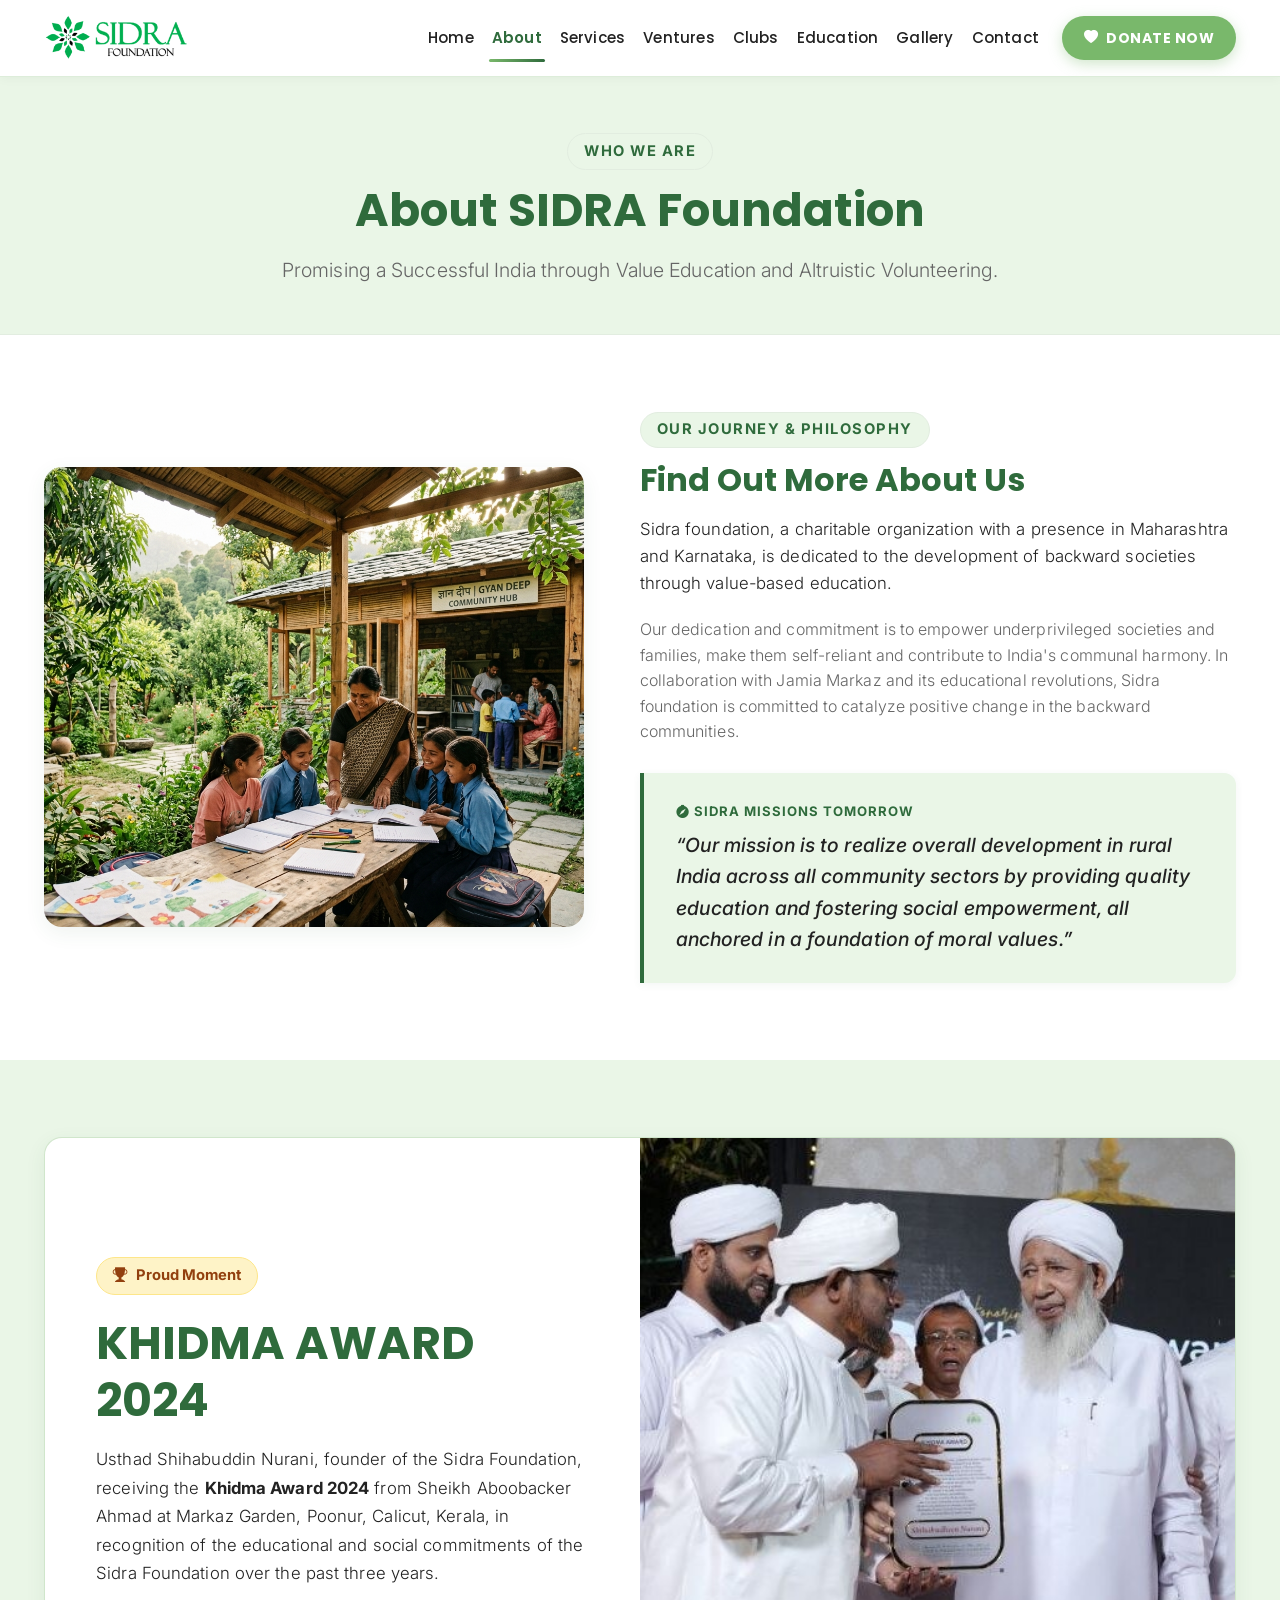
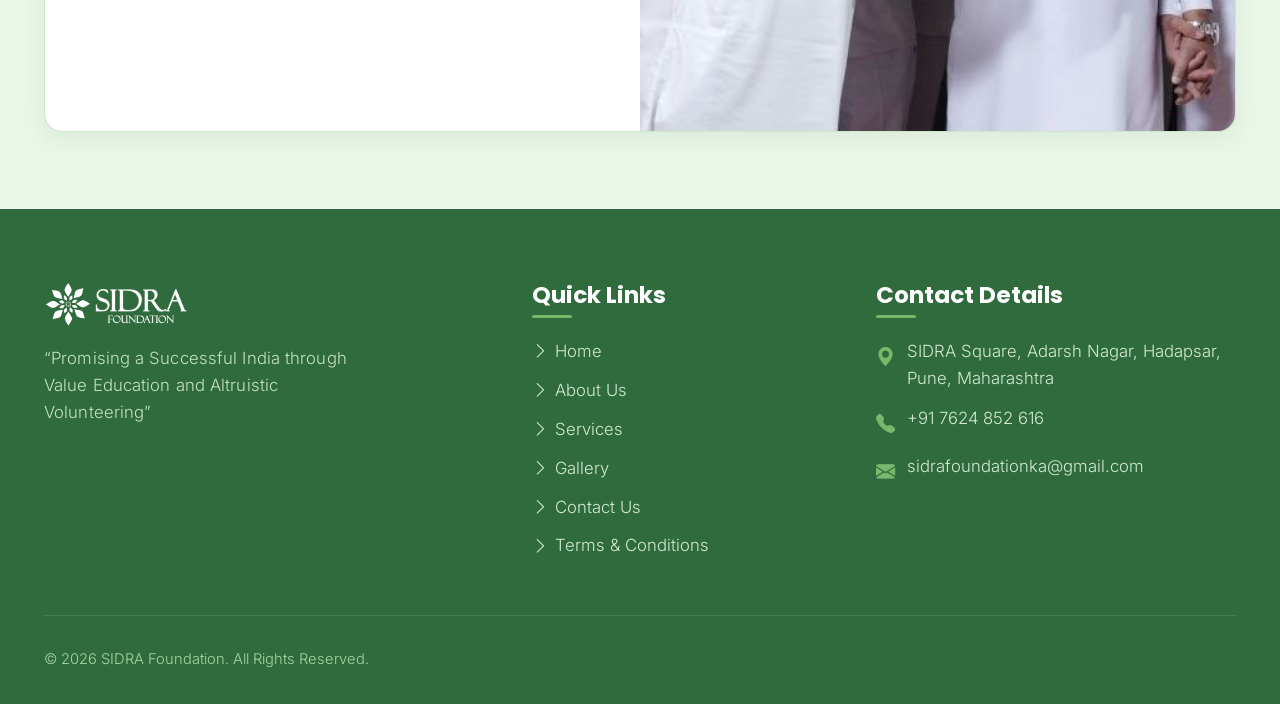
<file: about.html>
<!DOCTYPE html>
<html lang="en">
<head>
  <meta charset="UTF-8">
  <meta name="viewport" content="width=device-width, initial-scale=1.0">
  <title>About Us | SIDRA Foundation</title>
  <meta name="description" content="Learn about SIDRA Foundation, a charitable organization dedicated to value education, rural development, and altruistic volunteering in Maharashtra and Karnataka.">
  <link rel="icon" href="images/hero_education.jpg" type="image/jpeg">
  <link rel="stylesheet" href="https://cdn.jsdelivr.net/npm/bootstrap-icons@1.11.3/font/bootstrap-icons.min.css">
  <link rel="stylesheet" href="css/style.css">
</head>
<body>

  <!-- Header -->
  <header class="site-header">
    <div class="container header-container">
      <a href="index.html" class="logo-brand">
        <img src="images/logo.png" alt="SIDRA Foundation Logo" class="brand-logo-img">
      </a>

      <nav class="main-nav">
        <ul class="nav-list">
          <li><a href="index.html" class="nav-link">Home</a></li>
          <li><a href="about.html" class="nav-link active">About</a></li>
          <li><a href="services.html" class="nav-link">Services</a></li>
          <li><a href="index.html#ventures" class="nav-link">Ventures</a></li>
          <li><a href="index.html#clubs" class="nav-link">Clubs</a></li>
          <li><a href="index.html#education" class="nav-link">Education</a></li>
          <li><a href="gallery.html" class="nav-link">Gallery</a></li>
          <li><a href="contact.html" class="nav-link">Contact</a></li>
        </ul>
        <div class="nav-cta">
          <a href="donate.html" class="btn btn-primary btn-donate-trigger">
            <i class="bi bi-heart-fill"></i> DONATE NOW
          </a>
        </div>
      </nav>

      <button class="mobile-toggle" aria-label="Toggle navigation">
        <i class="bi bi-list"></i>
      </button>
    </div>
  </header>

  <!-- Page Banner -->
  <section class="section section-light" style="padding: 3.5rem 0 3rem 0; border-bottom: 1px solid var(--border-light);">
    <div class="container text-center">
      <span class="section-subtitle">Who We Are</span>
      <h1 class="section-title">About SIDRA Foundation</h1>
      <p class="section-desc">
        Promising a Successful India through Value Education and Altruistic Volunteering.
      </p>
    </div>
  </section>

  <!-- Main About Content -->
  <section class="section section-white">
    <div class="container">
      <div class="about-grid">
        <div class="about-image-frame">
          <img src="images/about_sidra.jpg" alt="About SIDRA Foundation" class="about-img">
        </div>

        <div class="about-content">
          <span class="section-subtitle">Our Journey & Philosophy</span>
          <h2 class="section-title" style="font-size: 2rem;">Find Out More About Us</h2>
          <p style="font-size: 1.05rem; color: var(--text-dark); margin-bottom: 1.25rem;">
            Sidra foundation, a charitable organization with a presence in Maharashtra and Karnataka, is dedicated to the development of backward societies through value-based education.
          </p>
          <p style="font-size: 1rem; color: var(--text-muted); margin-bottom: 1.5rem;">
            Our dedication and commitment is to empower underprivileged societies and families, make them self-reliant and contribute to India's communal harmony. In collaboration with Jamia Markaz and its educational revolutions, Sidra foundation is committed to catalyze positive change in the backward communities.
          </p>

          <div class="mission-box">
            <span class="mission-tag"><i class="bi bi-compass-fill"></i> SIDRA missions tomorrow</span>
            <p class="mission-text">
              “Our mission is to realize overall development in rural India across all community sectors by providing quality education and fostering social empowerment, all anchored in a foundation of moral values.”
            </p>
          </div>
        </div>
      </div>
    </div>
  </section>

  <!-- Khidma Award Spotlight -->
  <section class="section section-light">
    <div class="container">
      <div class="award-box">
        <div class="award-content">
          <div class="award-badge">
            <i class="bi bi-trophy-fill"></i> Proud Moment
          </div>
          <h2 class="award-title">KHIDMA AWARD 2024</h2>
          <p style="font-size: 1.05rem; color: var(--text-dark); line-height: 1.7; margin-bottom: 1.5rem;">
            Usthad Shihabuddin Nurani, founder of the Sidra Foundation, receiving the <strong>Khidma Award 2024</strong> from Sheikh Aboobacker Ahmad at Markaz Garden, Poonur, Calicut, Kerala, in recognition of the educational and social commitments of the Sidra Foundation over the past three years.
          </p>
        </div>
        <div class="award-img-wrapper">
          <img src="images/khidma_award.jpg" alt="Usthad Shihabuddin Nurani receiving Khidma Award 2024" class="award-img">
        </div>
      </div>
    </div>
  </section>

  <!-- Footer -->
  <footer class="site-footer">
    <div class="container">
      <div class="footer-grid">
        <div class="footer-brand">
          <a href="index.html" class="logo-brand" style="margin-bottom: 0.75rem;">
            <img src="images/logo.png" alt="SIDRA Foundation Logo" class="brand-logo-img" style="filter: brightness(0) invert(1); height: 48px;">
          </a>
          <p class="footer-desc">
            “Promising a Successful India through Value Education and Altruistic Volunteering”
          </p>
        </div>

        <div>
          <h4 class="footer-heading">Quick Links</h4>
          <div class="footer-links">
            <a href="index.html" class="footer-link"><i class="bi bi-chevron-right"></i> Home</a>
            <a href="about.html" class="footer-link"><i class="bi bi-chevron-right"></i> About Us</a>
            <a href="services.html" class="footer-link"><i class="bi bi-chevron-right"></i> Services</a>
            <a href="gallery.html" class="footer-link"><i class="bi bi-chevron-right"></i> Gallery</a>
            <a href="contact.html" class="footer-link"><i class="bi bi-chevron-right"></i> Contact Us</a>
            <a href="terms.html" class="footer-link"><i class="bi bi-chevron-right"></i> Terms & Conditions</a>
          </div>
        </div>

        <div>
          <h4 class="footer-heading">Contact Details</h4>
          <div class="footer-contact-item">
            <i class="bi bi-geo-alt-fill"></i>
            <span>SIDRA Square, Adarsh Nagar, Hadapsar, Pune, Maharashtra</span>
          </div>
          <div class="footer-contact-item">
            <i class="bi bi-telephone-fill"></i>
            <span>+91 7624 852 616</span>
          </div>
          <div class="footer-contact-item">
            <i class="bi bi-envelope-fill"></i>
            <span>sidrafoundationka@gmail.com</span>
          </div>
        </div>
      </div>

      <div class="footer-bottom">
        <div>© 2026 SIDRA Foundation. All Rights Reserved.</div>
      </div>
    </div>
  </footer>

  <script src="js/script.js"></script>
</body>
</html>
</file>
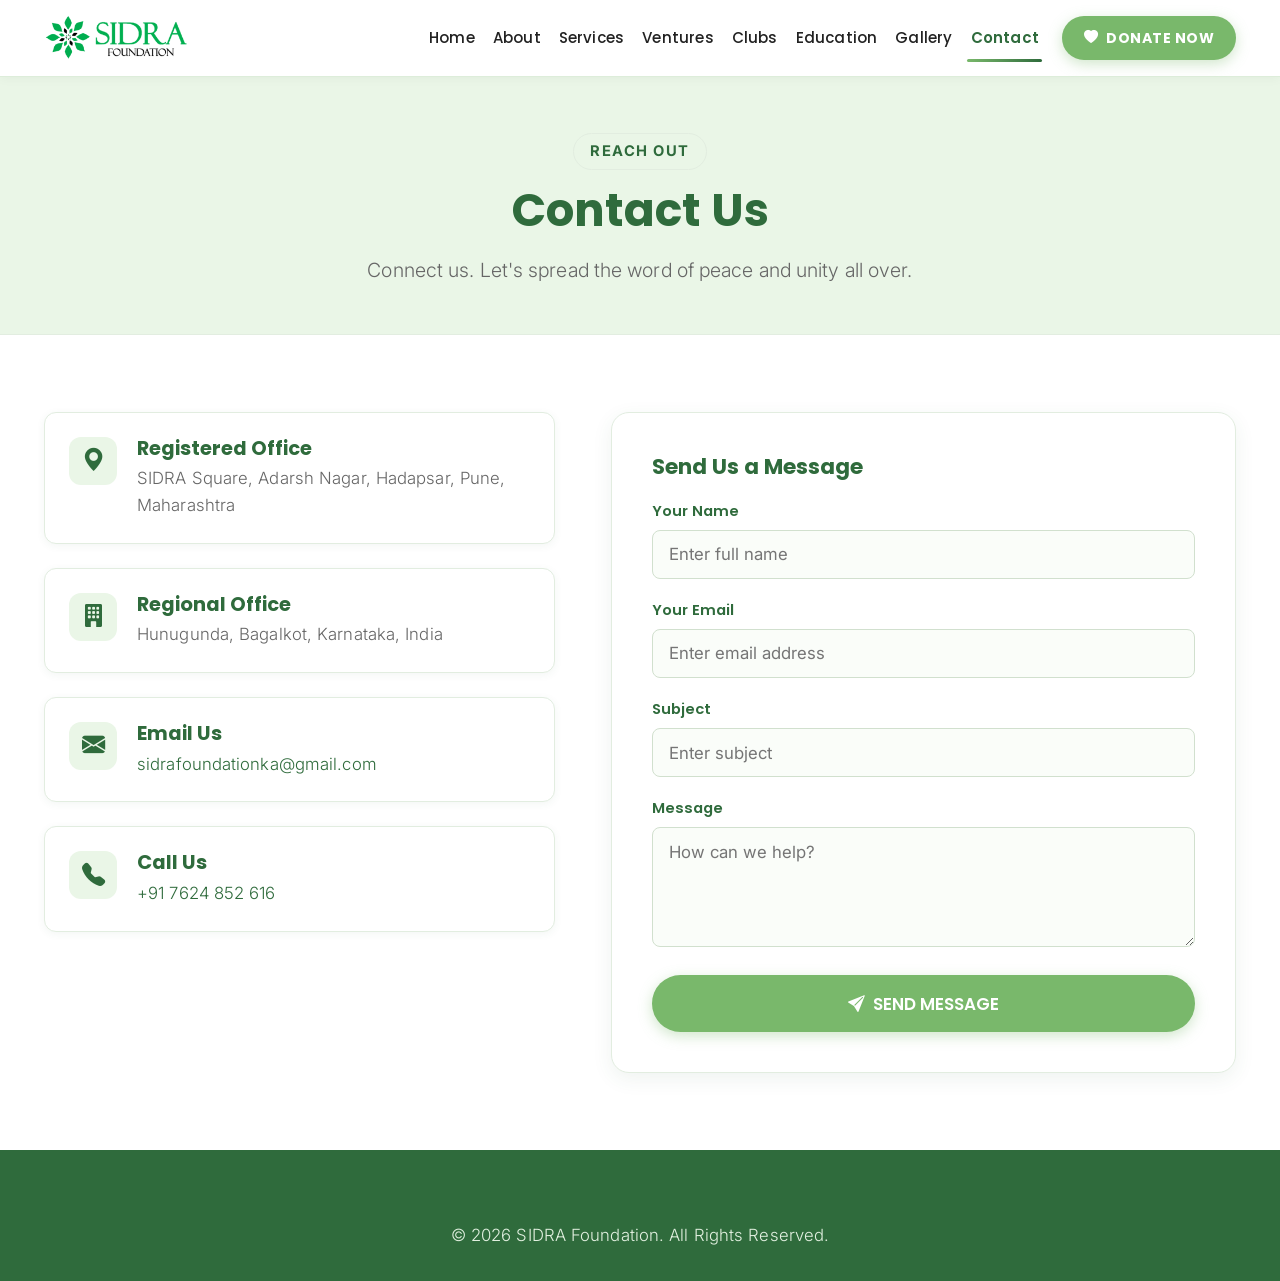
<file: contact.html>
<!DOCTYPE html>
<html lang="en">
<head>
  <meta charset="UTF-8">
  <meta name="viewport" content="width=device-width, initial-scale=1.0">
  <title>Contact Us | SIDRA Foundation</title>
  <meta name="description" content="Get in touch with SIDRA Foundation offices in Pune (Maharashtra) and Hunugunda, Bagalkot (Karnataka). Phone: +91 7624 852 616, Email: sidrafoundationka@gmail.com">
  <link rel="icon" href="images/hero_education.jpg" type="image/jpeg">
  <link rel="stylesheet" href="https://cdn.jsdelivr.net/npm/bootstrap-icons@1.11.3/font/bootstrap-icons.min.css">
  <link rel="stylesheet" href="css/style.css">
</head>
<body>

  <!-- Header -->
  <header class="site-header">
    <div class="container header-container">
      <a href="index.html" class="logo-brand">
        <img src="images/logo.png" alt="SIDRA Foundation Logo" class="brand-logo-img">
      </a>

      <nav class="main-nav">
        <ul class="nav-list">
          <li><a href="index.html" class="nav-link">Home</a></li>
          <li><a href="about.html" class="nav-link">About</a></li>
          <li><a href="services.html" class="nav-link">Services</a></li>
          <li><a href="index.html#ventures" class="nav-link">Ventures</a></li>
          <li><a href="index.html#clubs" class="nav-link">Clubs</a></li>
          <li><a href="index.html#education" class="nav-link">Education</a></li>
          <li><a href="gallery.html" class="nav-link">Gallery</a></li>
          <li><a href="contact.html" class="nav-link active">Contact</a></li>
        </ul>
        <div class="nav-cta">
          <a href="donate.html" class="btn btn-primary btn-donate-trigger">
            <i class="bi bi-heart-fill"></i> DONATE NOW
          </a>
        </div>
      </nav>

      <button class="mobile-toggle" aria-label="Toggle navigation">
        <i class="bi bi-list"></i>
      </button>
    </div>
  </header>

  <!-- Banner -->
  <section class="section section-light" style="padding: 3.5rem 0 3rem 0; border-bottom: 1px solid var(--border-light);">
    <div class="container text-center">
      <span class="section-subtitle">Reach Out</span>
      <h1 class="section-title">Contact Us</h1>
      <p class="section-desc">Connect us. Let's spread the word of peace and unity all over.</p>
    </div>
  </section>

  <!-- Contact Grid -->
  <section class="section section-white">
    <div class="container">
      <div class="contact-grid">
        <div class="contact-info-cards">
          <div class="contact-card">
            <div class="contact-icon"><i class="bi bi-geo-alt-fill"></i></div>
            <div>
              <h4 class="contact-card-title">Registered Office</h4>
              <p class="contact-card-text">
                SIDRA Square, Adarsh Nagar, Hadapsar, Pune, Maharashtra
              </p>
            </div>
          </div>

          <div class="contact-card">
            <div class="contact-icon"><i class="bi bi-building-fill"></i></div>
            <div>
              <h4 class="contact-card-title">Regional Office</h4>
              <p class="contact-card-text">
                Hunugunda, Bagalkot, Karnataka, India
              </p>
            </div>
          </div>

          <div class="contact-card">
            <div class="contact-icon"><i class="bi bi-envelope-fill"></i></div>
            <div>
              <h4 class="contact-card-title">Email Us</h4>
              <p class="contact-card-text">
                <a href="mailto:sidrafoundationka@gmail.com">sidrafoundationka@gmail.com</a>
              </p>
            </div>
          </div>

          <div class="contact-card">
            <div class="contact-icon"><i class="bi bi-telephone-fill"></i></div>
            <div>
              <h4 class="contact-card-title">Call Us</h4>
              <p class="contact-card-text">
                <a href="tel:+917624852616">+91 7624 852 616</a>
              </p>
            </div>
          </div>
        </div>

        <div class="contact-form-container">
          <h3 style="font-size: 1.35rem; color: var(--dark-green); margin-bottom: 1.25rem;">Send Us a Message</h3>
          <form id="contactForm">
            <div class="form-group">
              <label class="form-label" for="contact-name">Your Name</label>
              <input type="text" id="contact-name" name="name" class="form-input" placeholder="Enter full name" required>
            </div>

            <div class="form-group">
              <label class="form-label" for="contact-email">Your Email</label>
              <input type="email" id="contact-email" name="email" class="form-input" placeholder="Enter email address" required>
            </div>

            <div class="form-group">
              <label class="form-label" for="contact-subject">Subject</label>
              <input type="text" id="contact-subject" name="subject" class="form-input" placeholder="Enter subject" required>
            </div>

            <div class="form-group">
              <label class="form-label" for="contact-message">Message</label>
              <textarea id="contact-message" name="message" class="form-textarea" placeholder="How can we help?" required></textarea>
            </div>

            <button type="submit" class="btn btn-primary" style="width: 100%;">
              <i class="bi bi-send-fill"></i> SEND MESSAGE
            </button>
          </form>
        </div>
      </div>
    </div>
  </section>

  <!-- Footer -->
  <footer class="site-footer">
    <div class="container text-center">
      <p>© 2026 SIDRA Foundation. All Rights Reserved.</p>
    </div>
  </footer>

  <script src="js/script.js"></script>
</body>
</html>
</file>
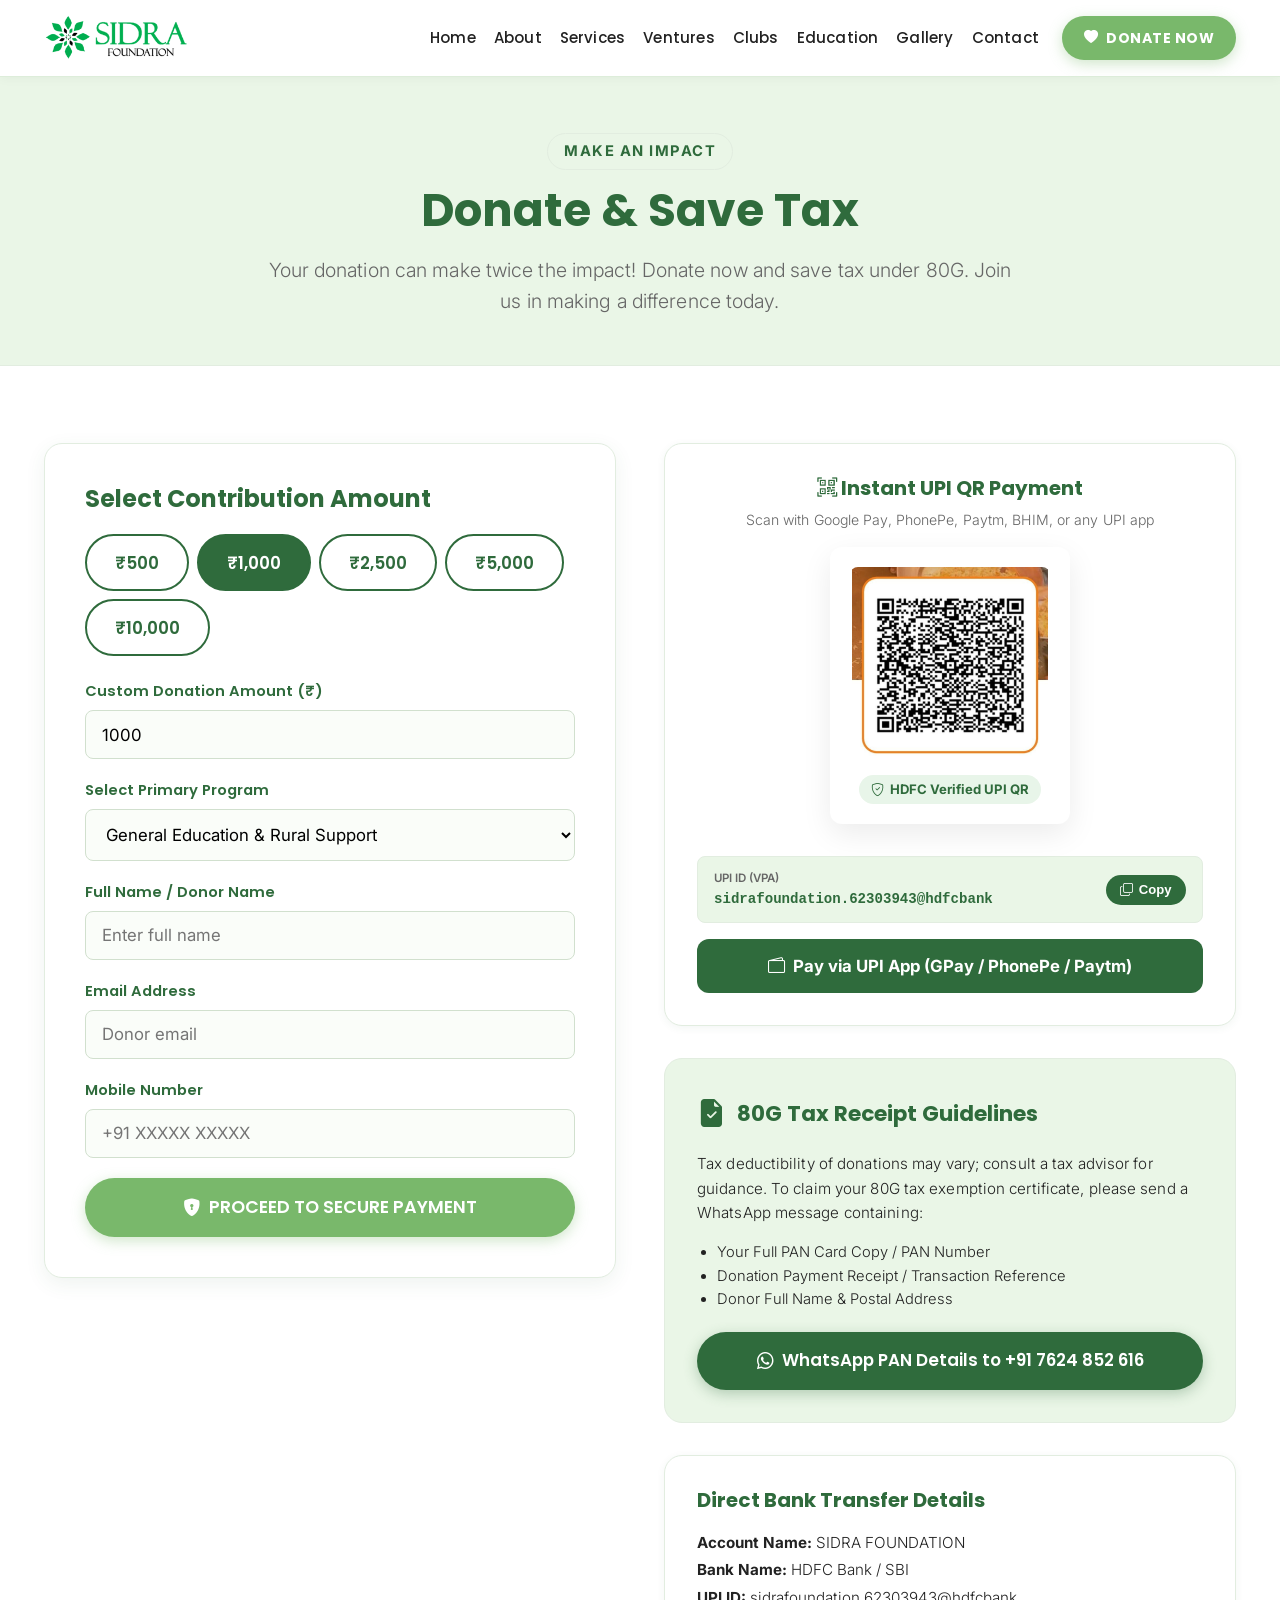
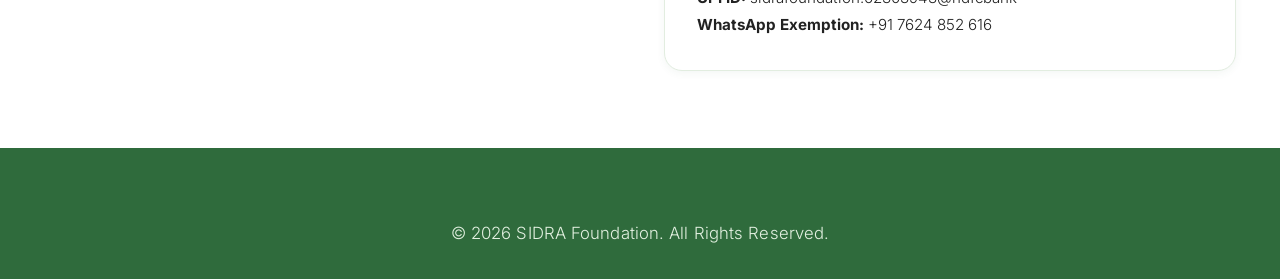
<file: donate.html>
<!DOCTYPE html>
<html lang="en">
<head>
  <meta charset="UTF-8">
  <meta name="viewport" content="width=device-width, initial-scale=1.0">
  <title>Donate Now & Save Tax | SIDRA Foundation</title>
  <meta name="description" content="Donate to SIDRA Foundation educational and charitable activities. 80G tax benefit available. WhatsApp PAN card to +91 7624 852 616 for tax receipt.">
  <link rel="icon" href="images/hero_education.jpg" type="image/jpeg">
  <link rel="stylesheet" href="https://cdn.jsdelivr.net/npm/bootstrap-icons@1.11.3/font/bootstrap-icons.min.css">
  <link rel="stylesheet" href="css/style.css">
</head>
<body>

  <!-- Header -->
  <header class="site-header">
    <div class="container header-container">
      <a href="index.html" class="logo-brand">
        <img src="images/logo.png" alt="SIDRA Foundation Logo" class="brand-logo-img">
      </a>

      <nav class="main-nav">
        <ul class="nav-list">
          <li><a href="index.html" class="nav-link">Home</a></li>
          <li><a href="about.html" class="nav-link">About</a></li>
          <li><a href="services.html" class="nav-link">Services</a></li>
          <li><a href="index.html#ventures" class="nav-link">Ventures</a></li>
          <li><a href="index.html#clubs" class="nav-link">Clubs</a></li>
          <li><a href="index.html#education" class="nav-link">Education</a></li>
          <li><a href="gallery.html" class="nav-link">Gallery</a></li>
          <li><a href="contact.html" class="nav-link">Contact</a></li>
        </ul>
        <div class="nav-cta">
          <a href="donate.html" class="btn btn-primary btn-donate-trigger">
            <i class="bi bi-heart-fill"></i> DONATE NOW
          </a>
        </div>
      </nav>

      <button class="mobile-toggle" aria-label="Toggle navigation">
        <i class="bi bi-list"></i>
      </button>
    </div>
  </header>

  <!-- Banner -->
  <section class="section section-light" style="padding: 3.5rem 0 3rem 0; border-bottom: 1px solid var(--border-light);">
    <div class="container text-center">
      <span class="section-subtitle">Make an Impact</span>
      <h1 class="section-title">Donate & Save Tax</h1>
      <p class="section-desc">Your donation can make twice the impact! Donate now and save tax under 80G. Join us in making a difference today.</p>
    </div>
  </section>

  <!-- Donation Portal Section -->
  <section class="section section-white">
    <div class="container">
      <div style="display: grid; grid-template-columns: 1fr 1fr; gap: 3rem; align-items: flex-start;">
        <!-- Left: Donation Form -->
        <div class="contact-form-container">
          <h3 style="font-size: 1.5rem; color: var(--dark-green); margin-bottom: 1.25rem;">Select Contribution Amount</h3>
          
          <div style="display: flex; gap: 0.5rem; flex-wrap: wrap; margin-bottom: 1.5rem;">
            <button class="btn btn-outline pg-amount-btn" data-val="500">₹500</button>
            <button class="btn btn-outline pg-amount-btn active" data-val="1000" style="background: var(--dark-green); color: #fff;">₹1,000</button>
            <button class="btn btn-outline pg-amount-btn" data-val="2500">₹2,500</button>
            <button class="btn btn-outline pg-amount-btn" data-val="5000">₹5,000</button>
            <button class="btn btn-outline pg-amount-btn" data-val="10000">₹10,000</button>
          </div>

          <form id="donation-portal-form">
            <div class="form-group">
              <label class="form-label">Custom Donation Amount (₹)</label>
              <input type="number" id="pg-amount-input" class="form-input" value="1000" min="100" required>
            </div>

            <div class="form-group">
              <label class="form-label">Select Primary Program</label>
              <select class="form-input" id="pg-program-select">
                <option>General Education & Rural Support</option>
                <option>Langar e Khwaja (Food Relief)</option>
                <option>Safe Water Mission (Handpump Installation)</option>
                <option>SIDRA Primary Academies (SIDRA ALIF)</option>
                <option>SIDRA Integrated Studies Institutions</option>
              </select>
            </div>

            <div class="form-group">
              <label class="form-label">Full Name / Donor Name</label>
              <input type="text" id="pg-donor-name" class="form-input" placeholder="Enter full name" required>
            </div>

            <div class="form-group">
              <label class="form-label">Email Address</label>
              <input type="email" class="form-input" placeholder="Donor email" required>
            </div>

            <div class="form-group">
              <label class="form-label">Mobile Number</label>
              <input type="tel" class="form-input" placeholder="+91 XXXXX XXXXX" required>
            </div>

            <button type="submit" class="btn btn-primary" style="width: 100%; font-size: 1.1rem; padding: 0.9rem;">
              <i class="bi bi-shield-lock-fill"></i> PROCEED TO SECURE PAYMENT
            </button>
          </form>
        </div>

        <!-- Right: Tax Benefit, UPI QR & Direct Bank Details -->
        <div>
          <!-- Direct UPI QR Code Card -->
          <div style="background-color: var(--white); padding: 2rem; border-radius: var(--radius-lg); border: 1px solid var(--border-light); box-shadow: var(--shadow-sm); margin-bottom: 2rem; text-align: center;">
            <h3 style="font-size: 1.25rem; color: var(--dark-green); margin-bottom: 0.5rem;">
              <i class="bi bi-qr-code-scan"></i> Instant UPI QR Payment
            </h3>
            <p style="font-size: 0.88rem; color: var(--text-muted); margin-bottom: 1rem;">
              Scan with Google Pay, PhonePe, Paytm, BHIM, or any UPI app
            </p>
            <div class="qr-image-card" style="margin: 0 auto 1rem auto; display: inline-block;">
              <img src="images/donate_qr.jpg" alt="SIDRA Foundation UPI QR Code" style="width: 200px; height: 200px; object-fit: contain;">
              <div class="qr-badge"><i class="bi bi-shield-check"></i> HDFC Verified UPI QR</div>
            </div>
            <div class="upi-id-box" style="margin-bottom: 1rem;">
              <div style="text-align: left;">
                <div style="font-size: 0.72rem; color: var(--text-muted); text-transform: uppercase; font-weight: 600;">UPI ID (VPA)</div>
                <div class="upi-id-code" style="font-size: 0.88rem;">sidrafoundation.62303943@hdfcbank</div>
              </div>
              <button class="btn-copy-upi" type="button" onclick="copyTextToClipboard('sidrafoundation.62303943@hdfcbank'); showToast('UPI ID copied to clipboard!', 'success');">
                <i class="bi bi-copy"></i> Copy
              </button>
            </div>
            <a href="upi://pay?pa=sidrafoundation.62303943@hdfcbank&pn=SIDRA%20FOUNDATION&cu=INR" class="btn-upi-app" style="width: 100%;">
              <i class="bi bi-wallet2"></i> Pay via UPI App (GPay / PhonePe / Paytm)
            </a>
          </div>

          <div style="background-color: var(--light-green); padding: 2rem; border-radius: var(--radius-lg); border: 1px solid var(--border-light); margin-bottom: 2rem;">
            <div style="display: flex; align-items: center; gap: 0.75rem; margin-bottom: 1rem;">
              <i class="bi bi-file-earmark-check-fill" style="font-size: 1.75rem; color: var(--dark-green);"></i>
              <h3 style="font-size: 1.35rem; color: var(--dark-green);">80G Tax Receipt Guidelines</h3>
            </div>
            <p style="font-size: 0.95rem; color: var(--text-dark); line-height: 1.6; margin-bottom: 1rem;">
              Tax deductibility of donations may vary; consult a tax advisor for guidance. To claim your 80G tax exemption certificate, please send a WhatsApp message containing:
            </p>
            <ul style="list-style: disc; margin-left: 1.25rem; font-size: 0.92rem; color: var(--text-dark); margin-bottom: 1.25rem;">
              <li>Your Full PAN Card Copy / PAN Number</li>
              <li>Donation Payment Receipt / Transaction Reference</li>
              <li>Donor Full Name & Postal Address</li>
            </ul>
            <a href="https://wa.me/917624852616" target="_blank" class="btn btn-dark" style="width: 100%;">
              <i class="bi bi-whatsapp"></i> WhatsApp PAN Details to +91 7624 852 616
            </a>
          </div>

          <!-- Direct Bank Transfer Info -->
          <div style="background-color: var(--white); padding: 2rem; border-radius: var(--radius-lg); border: 1px solid var(--border-light); box-shadow: var(--shadow-sm);">
            <h3 style="font-size: 1.25rem; color: var(--dark-green); margin-bottom: 1rem;">Direct Bank Transfer Details</h3>
            <div style="font-size: 0.95rem; line-height: 1.8; color: var(--text-dark);">
              <div><strong>Account Name:</strong> SIDRA FOUNDATION</div>
              <div><strong>Bank Name:</strong> HDFC Bank / SBI</div>
              <div><strong>UPI ID:</strong> sidrafoundation.62303943@hdfcbank</div>
              <div><strong>WhatsApp Exemption:</strong> +91 7624 852 616</div>
            </div>
          </div>
        </div>
      </div>
    </div>
  </section>

  <!-- Footer -->
  <footer class="site-footer">
    <div class="container text-center">
      <p>© 2026 SIDRA Foundation. All Rights Reserved.</p>
    </div>
  </footer>

  <script src="js/script.js"></script>
  <script>
    const pgBtns = document.querySelectorAll('.pg-amount-btn');
    const pgInput = document.getElementById('pg-amount-input');
    pgBtns.forEach(btn => {
      btn.addEventListener('click', () => {
        pgBtns.forEach(b => {
          b.style.background = 'transparent';
          b.style.color = 'var(--dark-green)';
        });
        btn.style.background = 'var(--dark-green)';
        btn.style.color = '#fff';
        pgInput.value = btn.getAttribute('data-val');
      });
    });

    document.getElementById('donation-portal-form').addEventListener('submit', (e) => {
      e.preventDefault();
      const amount = pgInput.value || 1000;
      const donorName = document.getElementById('pg-donor-name')?.value || '';
      if (window.openDonateQRModal) {
        window.openDonateQRModal(amount, true, donorName);
      } else {
        showToast(`Proceeding to scan QR code for ₹${amount}...`, 'success');
      }
    });
  </script>
</body>
</html>
</file>
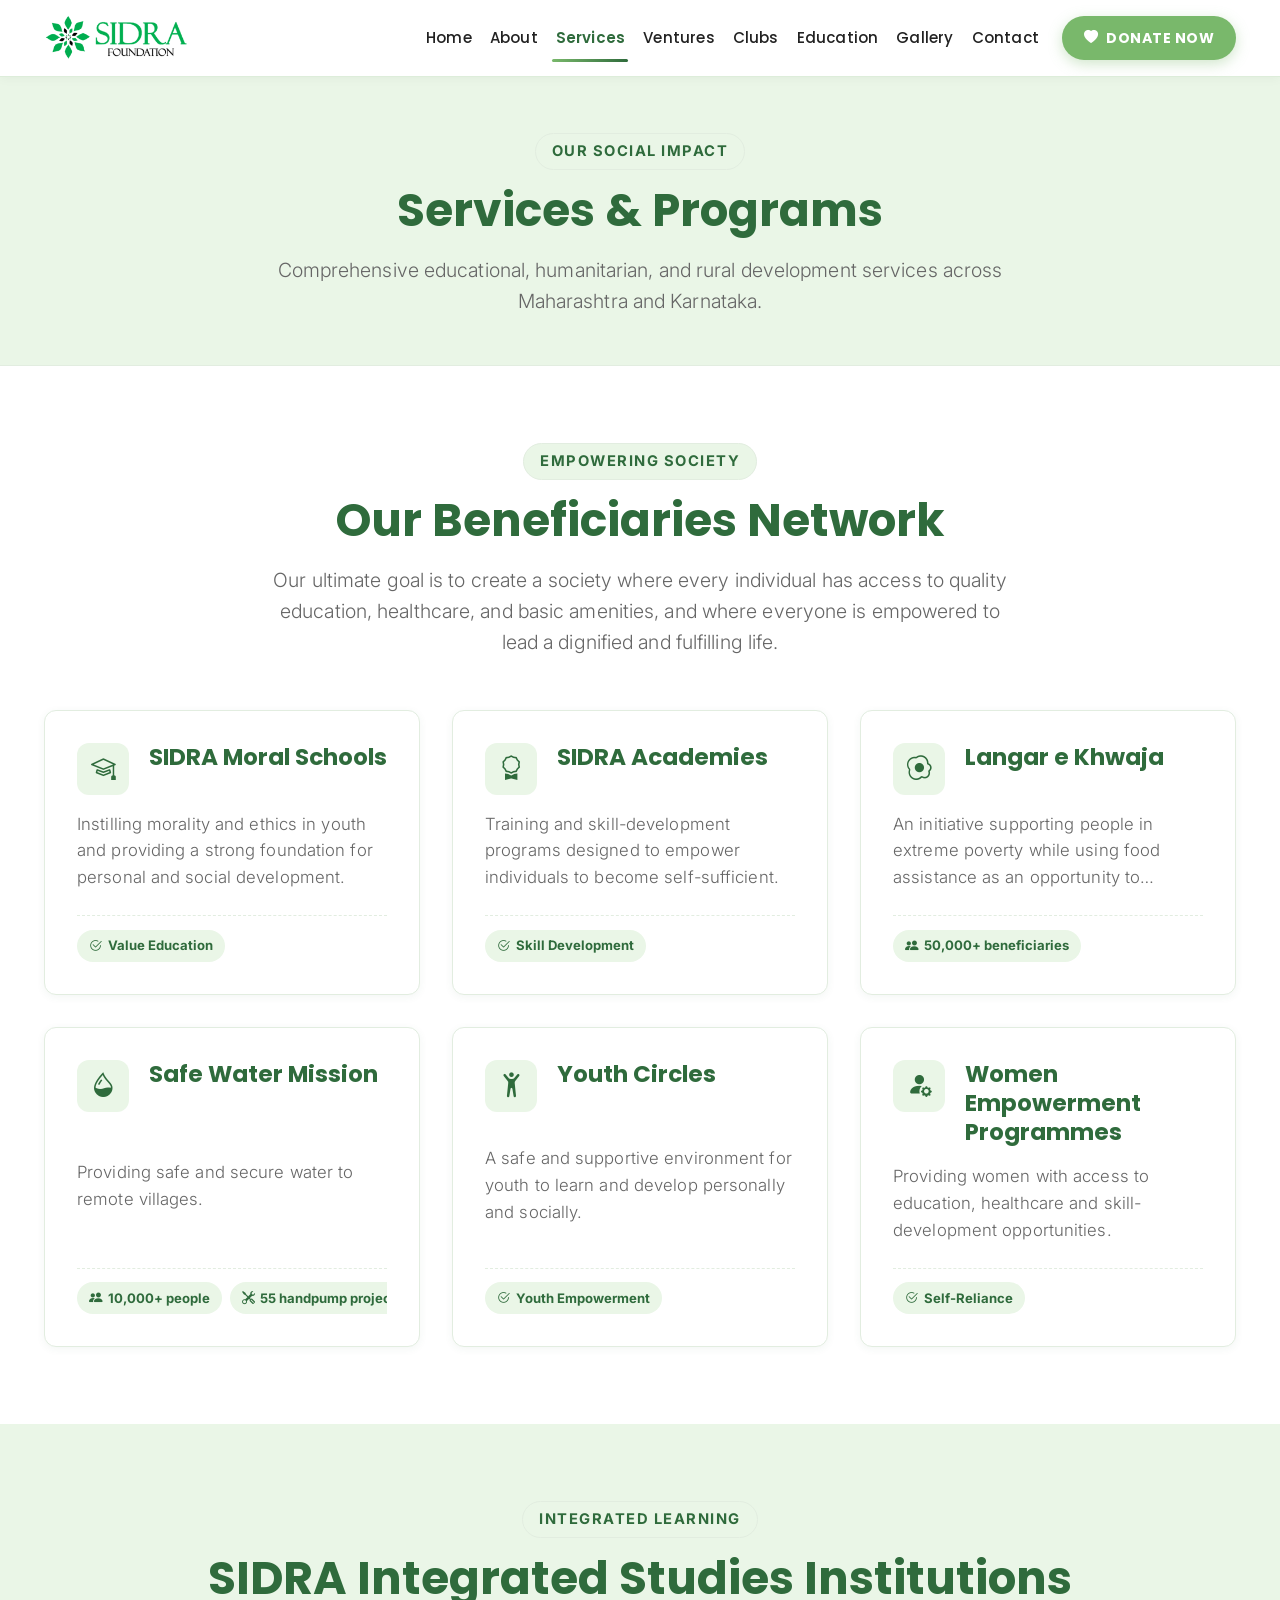
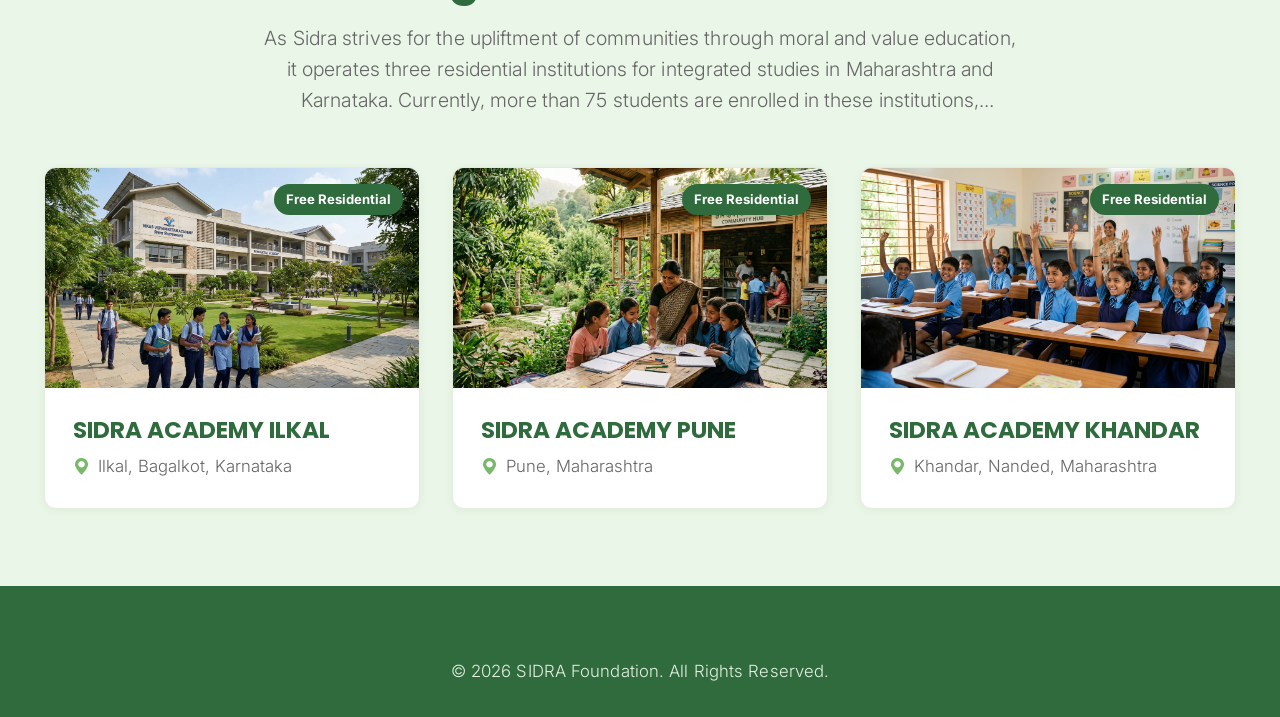
<file: services.html>
<!DOCTYPE html>
<html lang="en">
<head>
  <meta charset="UTF-8">
  <meta name="viewport" content="width=device-width, initial-scale=1.0">
  <title>Services & Initiatives | SIDRA Foundation</title>
  <meta name="description" content="Explore SIDRA Foundation's Beneficiaries Network, Educational Institutions, Primary Schools, Safe Water Mission, Langar e Khwaja food relief, Ventures, and Clubs.">
  <link rel="icon" href="images/hero_education.jpg" type="image/jpeg">
  <link rel="stylesheet" href="https://cdn.jsdelivr.net/npm/bootstrap-icons@1.11.3/font/bootstrap-icons.min.css">
  <link rel="stylesheet" href="css/style.css">
</head>
<body>

  <!-- Header -->
  <header class="site-header">
    <div class="container header-container">
      <a href="index.html" class="logo-brand">
        <img src="images/logo.png" alt="SIDRA Foundation Logo" class="brand-logo-img">
      </a>

      <nav class="main-nav">
        <ul class="nav-list">
          <li><a href="index.html" class="nav-link">Home</a></li>
          <li><a href="about.html" class="nav-link">About</a></li>
          <li><a href="services.html" class="nav-link active">Services</a></li>
          <li><a href="index.html#ventures" class="nav-link">Ventures</a></li>
          <li><a href="index.html#clubs" class="nav-link">Clubs</a></li>
          <li><a href="index.html#education" class="nav-link">Education</a></li>
          <li><a href="gallery.html" class="nav-link">Gallery</a></li>
          <li><a href="contact.html" class="nav-link">Contact</a></li>
        </ul>
        <div class="nav-cta">
          <a href="donate.html" class="btn btn-primary btn-donate-trigger">
            <i class="bi bi-heart-fill"></i> DONATE NOW
          </a>
        </div>
      </nav>

      <button class="mobile-toggle" aria-label="Toggle navigation">
        <i class="bi bi-list"></i>
      </button>
    </div>
  </header>

  <!-- Banner -->
  <section class="section section-light" style="padding: 3.5rem 0 3rem 0; border-bottom: 1px solid var(--border-light);">
    <div class="container text-center">
      <span class="section-subtitle">Our Social Impact</span>
      <h1 class="section-title">Services & Programs</h1>
      <p class="section-desc">
        Comprehensive educational, humanitarian, and rural development services across Maharashtra and Karnataka.
      </p>
    </div>
  </section>

  <!-- Beneficiaries Network Section -->
  <section class="section section-white">
    <div class="container">
      <div class="section-header text-center">
        <span class="section-subtitle">Empowering Society</span>
        <h2 class="section-title">Our Beneficiaries Network</h2>
        <p class="section-desc">
          Our ultimate goal is to create a society where every individual has access to quality education, healthcare, and basic amenities, and where everyone is empowered to lead a dignified and fulfilling life.
        </p>
      </div>

      <div class="beneficiaries-grid">
        <div class="beneficiary-card">
          <div class="beneficiary-header">
            <div class="beneficiary-icon"><i class="bi bi-mortarboard"></i></div>
            <h3 class="beneficiary-title">SIDRA Moral Schools</h3>
          </div>
          <p class="beneficiary-desc">Instilling morality and ethics in youth and providing a strong foundation for personal and social development.</p>
          <div class="beneficiary-stats"><span class="stat-pill"><i class="bi bi-check2-circle"></i> Value Education</span></div>
        </div>

        <div class="beneficiary-card">
          <div class="beneficiary-header">
            <div class="beneficiary-icon"><i class="bi bi-award"></i></div>
            <h3 class="beneficiary-title">SIDRA Academies</h3>
          </div>
          <p class="beneficiary-desc">Training and skill-development programs designed to empower individuals to become self-sufficient.</p>
          <div class="beneficiary-stats"><span class="stat-pill"><i class="bi bi-check2-circle"></i> Skill Development</span></div>
        </div>

        <div class="beneficiary-card">
          <div class="beneficiary-header">
            <div class="beneficiary-icon"><i class="bi bi-egg-fried"></i></div>
            <h3 class="beneficiary-title">Langar e Khwaja</h3>
          </div>
          <p class="beneficiary-desc">An initiative supporting people in extreme poverty while using food assistance as an opportunity to encourage education.</p>
          <div class="beneficiary-stats"><span class="stat-pill"><i class="bi bi-people-fill"></i> 50,000+ beneficiaries</span></div>
        </div>

        <div class="beneficiary-card">
          <div class="beneficiary-header">
            <div class="beneficiary-icon"><i class="bi bi-droplet-half"></i></div>
            <h3 class="beneficiary-title">Safe Water Mission</h3>
          </div>
          <p class="beneficiary-desc">Providing safe and secure water to remote villages.</p>
          <div class="beneficiary-stats">
            <span class="stat-pill"><i class="bi bi-people-fill"></i> 10,000+ people</span>
            <span class="stat-pill"><i class="bi bi-tools"></i> 55 handpump projects</span>
          </div>
        </div>

        <div class="beneficiary-card">
          <div class="beneficiary-header">
            <div class="beneficiary-icon"><i class="bi bi-person-arms-up"></i></div>
            <h3 class="beneficiary-title">Youth Circles</h3>
          </div>
          <p class="beneficiary-desc">A safe and supportive environment for youth to learn and develop personally and socially.</p>
          <div class="beneficiary-stats"><span class="stat-pill"><i class="bi bi-check2-circle"></i> Youth Empowerment</span></div>
        </div>

        <div class="beneficiary-card">
          <div class="beneficiary-header">
            <div class="beneficiary-icon"><i class="bi bi-person-fill-gear"></i></div>
            <h3 class="beneficiary-title">Women Empowerment Programmes</h3>
          </div>
          <p class="beneficiary-desc">Providing women with access to education, healthcare and skill-development opportunities.</p>
          <div class="beneficiary-stats"><span class="stat-pill"><i class="bi bi-check2-circle"></i> Self-Reliance</span></div>
        </div>
      </div>
    </div>
  </section>

  <!-- Educational Institutions -->
  <section class="section section-light">
    <div class="container">
      <div class="section-header text-center">
        <span class="section-subtitle">Integrated Learning</span>
        <h2 class="section-title">SIDRA Integrated Studies Institutions</h2>
        <p class="section-desc">
          As Sidra strives for the upliftment of communities through moral and value education, it operates three residential institutions for integrated studies in Maharashtra and Karnataka. Currently, more than 75 students are enrolled in these institutions, receiving education completely free of charge.
        </p>
      </div>

      <div class="institution-grid">
        <div class="institution-card">
          <div class="institution-img-box"><img src="images/academy_campus.jpg" alt="Ilkal Academy" class="institution-img"><span class="institution-tag">Free Residential</span></div>
          <div class="institution-body">
            <h3 class="institution-name">SIDRA ACADEMY ILKAL</h3>
            <div class="institution-location"><i class="bi bi-geo-alt-fill"></i> Ilkal, Bagalkot, Karnataka</div>
          </div>
        </div>

        <div class="institution-card">
          <div class="institution-img-box"><img src="images/about_sidra.jpg" alt="Pune Academy" class="institution-img"><span class="institution-tag">Free Residential</span></div>
          <div class="institution-body">
            <h3 class="institution-name">SIDRA ACADEMY PUNE</h3>
            <div class="institution-location"><i class="bi bi-geo-alt-fill"></i> Pune, Maharashtra</div>
          </div>
        </div>

        <div class="institution-card">
          <div class="institution-img-box"><img src="images/hero_education.jpg" alt="Khandar Academy" class="institution-img"><span class="institution-tag">Free Residential</span></div>
          <div class="institution-body">
            <h3 class="institution-name">SIDRA ACADEMY KHANDAR</h3>
            <div class="institution-location"><i class="bi bi-geo-alt-fill"></i> Khandar, Nanded, Maharashtra</div>
          </div>
        </div>
      </div>
    </div>
  </section>

  <!-- Footer -->
  <footer class="site-footer">
    <div class="container text-center">
      <p>© 2026 SIDRA Foundation. All Rights Reserved.</p>
    </div>
  </footer>

  <script src="js/script.js"></script>
</body>
</html>
</file>
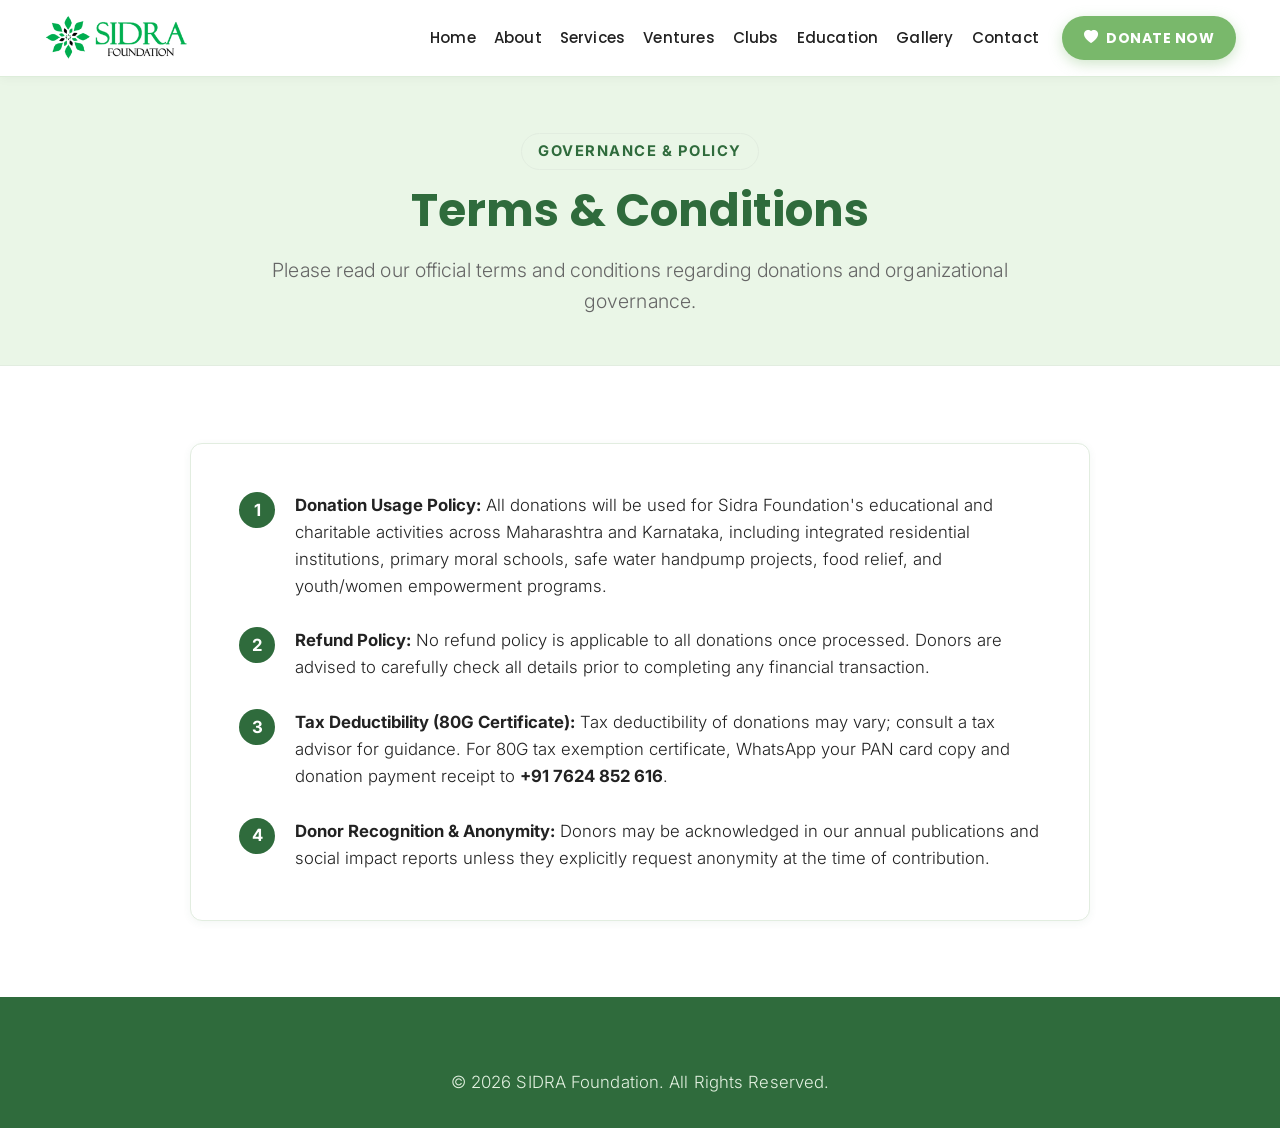
<file: terms.html>
<!DOCTYPE html>
<html lang="en">
<head>
  <meta charset="UTF-8">
  <meta name="viewport" content="width=device-width, initial-scale=1.0">
  <title>Terms & Conditions | SIDRA Foundation</title>
  <meta name="description" content="Official Terms & Conditions of SIDRA Foundation regarding donations, tax deductibility (80G), no-refund policy, and donor privacy.">
  <link rel="icon" href="images/hero_education.jpg" type="image/jpeg">
  <link rel="stylesheet" href="https://cdn.jsdelivr.net/npm/bootstrap-icons@1.11.3/font/bootstrap-icons.min.css">
  <link rel="stylesheet" href="css/style.css">
</head>
<body>

  <!-- Header -->
  <header class="site-header">
    <div class="container header-container">
      <a href="index.html" class="logo-brand">
        <img src="images/logo.png" alt="SIDRA Foundation Logo" class="brand-logo-img">
      </a>

      <nav class="main-nav">
        <ul class="nav-list">
          <li><a href="index.html" class="nav-link">Home</a></li>
          <li><a href="about.html" class="nav-link">About</a></li>
          <li><a href="services.html" class="nav-link">Services</a></li>
          <li><a href="index.html#ventures" class="nav-link">Ventures</a></li>
          <li><a href="index.html#clubs" class="nav-link">Clubs</a></li>
          <li><a href="index.html#education" class="nav-link">Education</a></li>
          <li><a href="gallery.html" class="nav-link">Gallery</a></li>
          <li><a href="contact.html" class="nav-link">Contact</a></li>
        </ul>
        <div class="nav-cta">
          <a href="donate.html" class="btn btn-primary btn-donate-trigger">
            <i class="bi bi-heart-fill"></i> DONATE NOW
          </a>
        </div>
      </nav>

      <button class="mobile-toggle" aria-label="Toggle navigation">
        <i class="bi bi-list"></i>
      </button>
    </div>
  </header>

  <!-- Banner -->
  <section class="section section-light" style="padding: 3.5rem 0 3rem 0; border-bottom: 1px solid var(--border-light);">
    <div class="container text-center">
      <span class="section-subtitle">Governance & Policy</span>
      <h1 class="section-title">Terms & Conditions</h1>
      <p class="section-desc">Please read our official terms and conditions regarding donations and organizational governance.</p>
    </div>
  </section>

  <!-- Terms Content -->
  <section class="section section-white">
    <div class="container">
      <div class="terms-content" style="max-width: 900px; margin: 0 auto;">
        <div class="terms-list">
          <div class="terms-item">
            <div class="terms-num">1</div>
            <div class="terms-text">
              <strong>Donation Usage Policy:</strong> All donations will be used for Sidra Foundation's educational and charitable activities across Maharashtra and Karnataka, including integrated residential institutions, primary moral schools, safe water handpump projects, food relief, and youth/women empowerment programs.
            </div>
          </div>

          <div class="terms-item">
            <div class="terms-num">2</div>
            <div class="terms-text">
              <strong>Refund Policy:</strong> No refund policy is applicable to all donations once processed. Donors are advised to carefully check all details prior to completing any financial transaction.
            </div>
          </div>

          <div class="terms-item">
            <div class="terms-num">3</div>
            <div class="terms-text">
              <strong>Tax Deductibility (80G Certificate):</strong> Tax deductibility of donations may vary; consult a tax advisor for guidance. For 80G tax exemption certificate, WhatsApp your PAN card copy and donation payment receipt to <strong>+91 7624 852 616</strong>.
            </div>
          </div>

          <div class="terms-item">
            <div class="terms-num">4</div>
            <div class="terms-text">
              <strong>Donor Recognition & Anonymity:</strong> Donors may be acknowledged in our annual publications and social impact reports unless they explicitly request anonymity at the time of contribution.
            </div>
          </div>
        </div>
      </div>
    </div>
  </section>

  <!-- Footer -->
  <footer class="site-footer">
    <div class="container text-center">
      <p>© 2026 SIDRA Foundation. All Rights Reserved.</p>
    </div>
  </footer>

  <script src="js/script.js"></script>
</body>
</html>
</file>
<file: css/style.css>
/* ==========================================================================
   SIDRA FOUNDATION - Master Stylesheet
   Design System: Light Green, Dark Green, White & Clean Minimal Typography
   ========================================================================== */

/* --- Fonts & CSS Variables --- */
@import url('https://fonts.googleapis.com/css2?family=Inter:wght@300;400;500;600;700&family=Poppins:wght@400;500;600;700;800&display=swap');

:root {
  --primary-green: #79B86B;
  --primary-green-hover: #67a45a;
  --dark-green: #2F6B3C;
  --dark-green-hover: #24542e;
  --light-green: #EAF6E7;
  --light-green-alt: #f4fbf3;
  --white: #FFFFFF;
  --text-dark: #222222;
  --text-muted: #666666;
  --border-light: #e2ede0;
  --shadow-sm: 0 2px 8px rgba(47, 107, 60, 0.06);
  --shadow-md: 0 6px 20px rgba(47, 107, 60, 0.08);
  --shadow-lg: 0 12px 32px rgba(47, 107, 60, 0.12);
  --radius-sm: 8px;
  --radius-md: 12px;
  --radius-lg: 18px;
  --radius-pill: 50px;
  --transition: all 0.3s cubic-bezier(0.25, 0.8, 0.25, 1);
  --font-heading: 'Poppins', sans-serif;
  --font-body: 'Inter', sans-serif;

  /* --- Fluid Clamp Typography System --- */
  --fs-xs: clamp(0.72rem, 0.68rem + 0.2vw, 0.82rem);
  --fs-sm: clamp(0.82rem, 0.78rem + 0.25vw, 0.92rem);
  --fs-base: clamp(0.95rem, 0.9rem + 0.3vw, 1.05rem);
  --fs-md: clamp(1.05rem, 0.98rem + 0.45vw, 1.22rem);
  --fs-lg: clamp(1.2rem, 1.1rem + 0.6vw, 1.45rem);
  --fs-xl: clamp(1.35rem, 1.2rem + 0.9vw, 1.75rem);
  --fs-2xl: clamp(1.65rem, 1.4rem + 1.4vw, 2.25rem);
  --fs-3xl: clamp(2rem, 1.6rem + 2vw, 2.85rem);
  --fs-hero: clamp(1.85rem, 1.4rem + 2.5vw, 3.25rem);
}

/* --- Global Reset & Base Styles --- */
*, *::before, *::after {
  box-sizing: border-box;
  margin: 0;
  padding: 0;
}

html {
  scroll-behavior: smooth;
  font-size: clamp(14px, 0.85vw + 11px, 16px);
}

body {
  font-family: var(--font-body);
  color: var(--text-dark);
  background-color: var(--white);
  line-height: 1.6;
  font-size: var(--fs-base);
  font-weight: 300;
  -webkit-font-smoothing: antialiased;
  -moz-osx-font-smoothing: grayscale;
  overflow-x: hidden;
}

p, .hero-desc, .section-desc, .impact-desc, .news-excerpt, .venture-desc, .club-desc, .institution-desc, .gallery-caption {
  font-weight: 300;
  letter-spacing: 0.1px;
}

h1, h2, h3, h4, h5, h6 {
  font-family: var(--font-heading);
  color: var(--dark-green);
  line-height: 1.25;
  font-weight: 700;
}

h1 { font-size: var(--fs-hero); }
h2 { font-size: var(--fs-3xl); }
h3 { font-size: var(--fs-2xl); }
h4 { font-size: var(--fs-xl); }
h5 { font-size: var(--fs-lg); }
h6 { font-size: var(--fs-md); }

a {
  color: var(--dark-green);
  text-decoration: none;
  transition: var(--transition);
}

a:hover {
  color: var(--primary-green);
}

img {
  max-width: 100%;
  height: auto;
  display: block;
}

ul {
  list-style: none;
}

/* --- Container & Layout --- */
.container {
  width: 100%;
  max-width: 1240px;
  margin: 0 auto;
  padding: 0 1.5rem;
}

.section {
  padding: clamp(3rem, 6vw, 5.5rem) 0;
}

.section-light {
  background-color: var(--light-green);
}

.section-white {
  background-color: var(--white);
}

.section-alt {
  background-color: var(--light-green-alt);
}

.text-center {
  text-align: center;
}

.section-header {
  margin-bottom: clamp(2rem, 4vw, 3.5rem);
}

.section-subtitle {
  display: inline-block;
  font-size: var(--fs-sm);
  font-weight: 700;
  text-transform: uppercase;
  letter-spacing: 1.5px;
  color: var(--dark-green);
  background-color: var(--light-green);
  padding: 0.35rem 1rem;
  border-radius: var(--radius-pill);
  margin-bottom: 0.75rem;
  border: 1px solid var(--border-light);
}

.section-title {
  font-size: var(--fs-3xl);
  margin-bottom: 1rem;
  color: var(--dark-green);
}

.section-desc {
  font-size: var(--fs-md);
  color: var(--text-muted);
  max-width: 760px;
  margin: 0 auto;
  font-weight: 300;
  display: -webkit-box;
  -webkit-line-clamp: 3;
  -webkit-box-orient: vertical;
  overflow: hidden;
  text-overflow: ellipsis;
  line-height: 1.6;
}

/* 3-Line Text Clamping Utility */
.clamp-3,
.hero-desc,
.impact-desc,
.news-excerpt,
.venture-desc,
.club-desc,
.institution-desc,
.beneficiary-desc {
  display: -webkit-box;
  -webkit-line-clamp: 3;
  -webkit-box-orient: vertical;
  overflow: hidden;
  text-overflow: ellipsis;
  line-height: 1.6;
  max-height: calc(1.6em * 3);
  font-weight: 300;
}

/* --- Buttons --- */
.btn {
  display: inline-flex;
  align-items: center;
  justify-content: center;
  gap: 0.5rem;
  font-family: var(--font-heading);
  font-weight: 600;
  font-size: var(--fs-base);
  padding: 0.85rem 1.75rem;
  border-radius: var(--radius-pill);
  cursor: pointer;
  transition: var(--transition);
  border: 2px solid transparent;
  outline: none;
}

.btn-primary {
  background-color: var(--primary-green);
  color: var(--white);
  box-shadow: 0 4px 14px rgba(121, 184, 107, 0.35);
}

.btn-primary:hover {
  background-color: var(--primary-green-hover);
  color: var(--white);
  transform: translateY(-2px);
  box-shadow: 0 6px 18px rgba(121, 184, 107, 0.45);
}

.btn-dark {
  background-color: var(--dark-green);
  color: var(--white);
  box-shadow: 0 4px 14px rgba(47, 107, 60, 0.3);
}

.btn-dark:hover {
  background-color: var(--dark-green-hover);
  color: var(--white);
  transform: translateY(-2px);
}

.btn-outline {
  background-color: transparent;
  border-color: var(--dark-green);
  color: var(--dark-green);
}

.btn-outline:hover {
  background-color: var(--dark-green);
  color: var(--white);
  transform: translateY(-2px);
}

.btn-video {
  background-color: var(--white);
  color: var(--dark-green);
  border: 1px solid var(--border-light);
  box-shadow: var(--shadow-sm);
}

.btn-video i {
  font-size: clamp(1.05rem, 0.95rem + 0.4vw, 1.25rem);
  color: var(--primary-green);
}

.btn-video:hover {
  background-color: var(--light-green);
  color: var(--dark-green);
  transform: translateY(-2px);
}

/* --- Sticky Header & Navigation --- */
.site-header {
  position: sticky;
  top: 0;
  left: 0;
  width: 100%;
  background-color: var(--white);
  z-index: 1000;
  transition: var(--transition);
  border-bottom: 1px solid rgba(121, 184, 107, 0.25);
  box-shadow: 0 2px 10px rgba(0, 0, 0, 0.04);
}

.site-header.scrolled {
  box-shadow: var(--shadow-md);
  padding: 0;
}

.header-container {
  display: flex;
  align-items: center;
  justify-content: space-between;
  height: 76px;
}

.logo-brand {
  display: flex;
  align-items: center;
  text-decoration: none;
}

.brand-logo-img {
  height: 48px;
  width: auto;
  object-fit: contain;
  transition: var(--transition);
}

.brand-logo-img:hover {
  transform: scale(1.03);
}

.main-nav {
  display: flex;
  align-items: center;
  gap: clamp(0.75rem, 1.2vw, 1.5rem);
}

.nav-list {
  display: flex;
  align-items: center;
  gap: clamp(0.5rem, 0.9vw, 1.15rem);
}

.nav-link {
  font-family: var(--font-heading);
  font-weight: 500;
  font-size: clamp(0.82rem, 0.76rem + 0.26vw, 0.94rem);
  color: var(--text-dark);
  padding: 0.5rem 0.2rem;
  position: relative;
  white-space: nowrap;
  letter-spacing: 0.2px;
  display: inline-block;
  transition: color 0.3s ease;
}

.nav-link::after {
  content: '';
  position: absolute;
  bottom: -4px;
  left: 0;
  width: 0;
  height: 3px;
  background: linear-gradient(90deg, var(--primary-green), var(--dark-green));
  border-radius: 3px;
  transition: width 0.3s cubic-bezier(0.25, 0.8, 0.25, 1);
}

.nav-link:hover::after,
.nav-link.active::after {
  width: 100%;
}

.nav-link:hover,
.nav-link.active {
  color: var(--dark-green);
  font-weight: 600;
}

.nav-cta {
  margin-left: 0.25rem;
}

.nav-cta .btn {
  padding: 0.55rem 1.25rem;
  font-size: clamp(0.8rem, 0.74rem + 0.25vw, 0.88rem);
  font-weight: 700;
  letter-spacing: 0.5px;
  white-space: nowrap;
}

/* Mobile Hamburger Toggle */
.mobile-toggle {
  display: none;
  background: none;
  border: none;
  font-size: var(--fs-2xl);
  color: var(--dark-green);
  cursor: pointer;
  padding: 0.5rem;
}

/* --- Animated Hero Background Slideshow & High Visibility Styling --- */
.hero {
  padding: clamp(3.5rem, 6vw, 6rem) 0;
  position: relative;
  overflow: hidden;
  color: var(--white);
  min-height: 580px;
  display: flex;
  align-items: center;
  background-color: var(--dark-green);
}

.hero-slider-bg {
  position: absolute;
  inset: 0;
  z-index: 1;
  overflow: hidden;
}

.hero-bg-slide {
  position: absolute;
  inset: 0;
  background-size: cover;
  background-position: center;
  opacity: 0;
  transform: scale(1.06);
  transition: opacity 1.4s ease-in-out, transform 7s ease-out;
}

.hero-bg-slide.active {
  opacity: 1;
  transform: scale(1);
}

.hero-slider-overlay {
  position: absolute;
  inset: 0;
  background: linear-gradient(
    135deg,
    rgba(10, 38, 18, 0.88) 0%,
    rgba(20, 60, 30, 0.78) 50%,
    rgba(47, 107, 60, 0.72) 100%
  );
  z-index: 2;
}

.hero .container {
  position: relative;
  z-index: 3;
}

.hero-tag-glow {
  background-color: rgba(234, 246, 231, 0.18);
  color: #a8f59d;
  border: 1px solid rgba(168, 245, 157, 0.4);
  backdrop-filter: blur(8px);
}

.hero-title-light {
  color: #ffffff !important;
  text-shadow: 0 4px 18px rgba(0, 0, 0, 0.4);
}

.hero-title-3lines {
  font-size: clamp(1.2rem, 1.05rem + 1.1vw, 1.85rem) !important;
  font-weight: 400 !important;
  line-height: 1.45 !important;
  letter-spacing: 0 !important;
  margin-bottom: 1.25rem;
  max-width: 650px;
}

.hero-desc-light {
  color: #e2f4df !important;
  font-weight: 400;
  text-shadow: 0 2px 10px rgba(0, 0, 0, 0.35);
}

/* Interactive Hero Slider Image Frame */
.hero-slider-frame {
  position: relative;
  z-index: 3;
  border-radius: var(--radius-lg);
  box-shadow: 0 20px 45px rgba(0, 0, 0, 0.45);
  overflow: hidden;
  border: 3px solid rgba(255, 255, 255, 0.35);
  height: 420px;
}

.hero-slide-img {
  width: 100%;
  height: 100%;
  object-fit: cover;
  display: none;
  transition: opacity 0.8s ease;
}

.hero-slide-img.active {
  display: block;
  animation: fadeInZoom 0.8s ease-out;
}

@keyframes fadeInZoom {
  0% { opacity: 0; transform: scale(1.04); }
  100% { opacity: 1; transform: scale(1); }
}

.hero-slider-controls {
  position: absolute;
  bottom: 1rem;
  right: 1rem;
  z-index: 5;
  display: flex;
  gap: 0.5rem;
}

.hero-slider-btn {
  background: rgba(0, 0, 0, 0.55);
  color: #fff;
  border: 1px solid rgba(255, 255, 255, 0.4);
  width: 36px;
  height: 36px;
  border-radius: 50%;
  display: flex;
  align-items: center;
  justify-content: center;
  cursor: pointer;
  backdrop-filter: blur(4px);
  transition: var(--transition);
}

.hero-slider-btn:hover {
  background: var(--primary-green);
  color: #fff;
}

.hero-dots-indicator {
  position: absolute;
  bottom: 1rem;
  left: 1.5rem;
  z-index: 5;
  display: flex;
  gap: 0.4rem;
}

.hero-dot {
  width: 10px;
  height: 10px;
  border-radius: 50%;
  background: rgba(255, 255, 255, 0.45);
  cursor: pointer;
  transition: var(--transition);
}

.hero-dot.active {
  background: var(--primary-green);
  width: 24px;
  border-radius: var(--radius-pill);
}

/* News & Events Section Styling */
.news-grid {
  display: grid;
  grid-template-columns: repeat(auto-fit, minmax(310px, 1fr));
  gap: 2rem;
}

.news-card {
  background-color: var(--white);
  border-radius: var(--radius-md);
  border: 1px solid var(--border-light);
  overflow: hidden;
  box-shadow: var(--shadow-sm);
  transition: var(--transition);
  display: flex;
  flex-direction: column;
}

.news-card:hover {
  transform: translateY(-6px);
  box-shadow: var(--shadow-md);
  border-color: var(--primary-green);
}

.news-img-box {
  position: relative;
  height: 220px;
  overflow: hidden;
}

.news-img {
  width: 100%;
  height: 100%;
  object-fit: cover;
  transition: transform 0.6s cubic-bezier(0.25, 1, 0.5, 1);
}

.news-card:hover .news-img {
  transform: scale(1.08);
}

.news-badge-tag {
  position: absolute;
  top: 1rem;
  left: 1rem;
  background-color: var(--dark-green);
  color: var(--white);
  font-size: var(--fs-xs);
  font-weight: 700;
  padding: 0.35rem 0.85rem;
  border-radius: var(--radius-pill);
  text-transform: uppercase;
  letter-spacing: 0.5px;
  box-shadow: 0 4px 10px rgba(0,0,0,0.2);
}

.news-body {
  padding: 1.75rem;
  display: flex;
  flex-direction: column;
  flex-grow: 1;
  justify-content: space-between;
}

.news-meta {
  display: flex;
  align-items: center;
  gap: 1rem;
  font-size: var(--fs-xs);
  color: var(--text-muted);
  margin-bottom: 0.75rem;
}

.news-meta i {
  color: var(--primary-green);
}

.news-title {
  font-size: var(--fs-lg);
  color: var(--dark-green);
  margin-bottom: 0.75rem;
  line-height: 1.35;
}

.news-excerpt {
  font-size: var(--fs-base);
  color: var(--text-muted);
  margin-bottom: 1.5rem;
  line-height: 1.5;
}

.news-btn-link {
  color: var(--dark-green);
  font-weight: 700;
  font-size: var(--fs-sm);
  display: inline-flex;
  align-items: center;
  gap: 0.4rem;
  transition: var(--transition);
  cursor: pointer;
  background: none;
  border: none;
  padding: 0;
}

.news-btn-link:hover {
  color: var(--primary-green);
  transform: translateX(4px);
}

/* --- Hero Section --- */
.hero {
  padding: clamp(3rem, 5vw, 5rem) 0;
  background: linear-gradient(135deg, var(--white) 60%, var(--light-green) 100%);
  position: relative;
  overflow: hidden;
}

.hero-grid {
  display: grid;
  grid-template-columns: 1.1fr 0.9fr;
  gap: 3.5rem;
  align-items: center;
}

.hero-tag {
  display: inline-flex;
  align-items: center;
  gap: 0.5rem;
  background-color: var(--light-green);
  color: var(--dark-green);
  font-size: var(--fs-sm);
  font-weight: 700;
  padding: 0.4rem 1rem;
  border-radius: var(--radius-pill);
  border: 1px solid var(--border-light);
  margin-bottom: 1.25rem;
}

.hero-tag i {
  color: var(--primary-green);
}

.hero-title {
  font-size: var(--fs-hero);
  font-weight: 800;
  color: var(--dark-green);
  line-height: 1.2;
  margin-bottom: 1.25rem;
  letter-spacing: -0.5px;
}

.hero-desc {
  font-size: var(--fs-md);
  color: var(--text-muted);
  margin-bottom: 2rem;
  max-width: 580px;
}

.hero-actions {
  display: flex;
  flex-wrap: wrap;
  align-items: center;
  gap: 1rem;
}

.hero-image-wrapper {
  position: relative;
}

.hero-bg-shape {
  position: absolute;
  top: -20px;
  right: -20px;
  width: 100%;
  height: 100%;
  background-color: var(--light-green);
  border-radius: var(--radius-lg);
  z-index: 1;
  border: 2px solid var(--border-light);
}

.hero-image {
  position: relative;
  z-index: 2;
  border-radius: var(--radius-lg);
  box-shadow: var(--shadow-lg);
  object-fit: cover;
  width: 100%;
  height: 440px;
  transition: var(--transition);
}

.hero-image:hover {
  transform: scale(1.02);
}

.hero-badge {
  position: absolute;
  bottom: -20px;
  left: -20px;
  z-index: 3;
  background-color: var(--white);
  padding: 1.25rem 1.5rem;
  border-radius: var(--radius-md);
  box-shadow: var(--shadow-md);
  display: flex;
  align-items: center;
  gap: 1rem;
  border-left: 4px solid var(--primary-green);
  animation: floatY 4s ease-in-out infinite;
}

@keyframes floatY {
  0%, 100% { transform: translateY(0); }
  50% { transform: translateY(-8px); }
}

@keyframes pulseGlow {
  0%, 100% { box-shadow: 0 4px 14px rgba(121, 184, 107, 0.35); }
  50% { box-shadow: 0 8px 25px rgba(121, 184, 107, 0.6); }
}

@keyframes badgePulse {
  0%, 100% { transform: scale(1); }
  50% { transform: scale(1.06); }
}

.hero-badge-icon {
  width: 48px;
  height: 48px;
  background-color: var(--light-green);
  color: var(--dark-green);
  border-radius: 50%;
  display: flex;
  align-items: center;
  justify-content: center;
  font-size: clamp(1.2rem, 1rem + 0.7vw, 1.5rem);
}

.hero-badge-number {
  font-size: clamp(1.15rem, 1rem + 0.8vw, 1.45rem);
  font-weight: 800;
  color: var(--dark-green);
  line-height: 1;
}

.hero-badge-label {
  font-size: var(--fs-xs);
  color: var(--text-muted);
  font-weight: 500;
}

/* --- Key Impact Areas --- */
.impact-grid {
  display: grid;
  grid-template-columns: repeat(auto-fit, minmax(260px, 1fr));
  gap: 1.75rem;
}

.impact-card {
  background-color: var(--white);
  padding: 2.25rem 1.75rem;
  border-radius: var(--radius-md);
  border: 1px solid var(--border-light);
  box-shadow: var(--shadow-sm);
  transition: var(--transition);
  position: relative;
  overflow: hidden;
}

.impact-card::before {
  content: '';
  position: absolute;
  top: 0;
  left: 0;
  width: 100%;
  height: 4px;
  background-color: var(--primary-green);
  opacity: 0;
  transition: var(--transition);
}

.impact-card:hover {
  transform: translateY(-6px);
  box-shadow: var(--shadow-md);
  border-color: var(--primary-green);
}

.impact-card:hover::before {
  opacity: 1;
}

.impact-icon {
  width: 60px;
  height: 60px;
  background-color: var(--light-green);
  color: var(--dark-green);
  border-radius: 14px;
  display: flex;
  align-items: center;
  justify-content: center;
  font-size: clamp(1.4rem, 1.2rem + 0.8vw, 1.8rem);
  margin-bottom: 1.25rem;
  transition: var(--transition);
}

.impact-card:hover .impact-icon {
  background-color: var(--dark-green);
  color: var(--white);
}

.impact-title {
  font-size: var(--fs-lg);
  margin-bottom: 0.5rem;
  color: var(--dark-green);
}

.impact-desc {
  font-size: var(--fs-base);
  color: var(--text-muted);
}

/* --- About Section --- */
.about-grid {
  display: grid;
  grid-template-columns: 0.95fr 1.05fr;
  gap: 3.5rem;
  align-items: center;
}

.about-image-frame {
  position: relative;
}

.about-img {
  border-radius: var(--radius-lg);
  box-shadow: var(--shadow-md);
  width: 100%;
  height: 460px;
  object-fit: cover;
}

.mission-box {
  background-color: var(--light-green);
  border-left: 4px solid var(--dark-green);
  padding: 1.75rem 2rem;
  border-radius: 0 var(--radius-md) var(--radius-md) 0;
  margin-top: 1.75rem;
  box-shadow: var(--shadow-sm);
}

.mission-tag {
  font-size: var(--fs-xs);
  font-weight: 700;
  text-transform: uppercase;
  letter-spacing: 1px;
  color: var(--dark-green);
  margin-bottom: 0.5rem;
  display: block;
}

.mission-text {
  font-size: var(--fs-md);
  color: var(--text-dark);
  font-style: italic;
  font-weight: 500;
  line-height: 1.6;
}

/* --- Beneficiaries Network --- */
.beneficiaries-grid {
  display: grid;
  grid-template-columns: repeat(auto-fit, minmax(340px, 1fr));
  gap: 2rem;
}

.beneficiary-card {
  background-color: var(--white);
  border-radius: var(--radius-md);
  border: 1px solid var(--border-light);
  box-shadow: var(--shadow-sm);
  padding: 2rem;
  transition: var(--transition);
  display: flex;
  flex-direction: column;
  justify-content: space-between;
}

.beneficiary-card:hover {
  transform: translateY(-5px);
  box-shadow: var(--shadow-md);
  border-color: var(--primary-green);
}

.beneficiary-header {
  display: flex;
  align-items: flex-start;
  gap: 1.25rem;
  margin-bottom: 1rem;
}

.beneficiary-icon {
  width: 52px;
  height: 52px;
  background-color: var(--light-green);
  color: var(--dark-green);
  border-radius: 12px;
  display: flex;
  align-items: center;
  justify-content: center;
  font-size: clamp(1.25rem, 1.1rem + 0.6vw, 1.55rem);
  flex-shrink: 0;
}

.beneficiary-title {
  font-size: var(--fs-lg);
  color: var(--dark-green);
}

.beneficiary-desc {
  font-size: var(--fs-base);
  color: var(--text-muted);
  margin-bottom: 1.5rem;
}

.beneficiary-stats {
  display: flex;
  align-items: center;
  gap: 0.5rem;
  flex-wrap: nowrap !important;
  white-space: nowrap !important;
  overflow-x: auto;
  padding-top: 0.85rem;
  border-top: 1px dashed var(--border-light);
  -webkit-overflow-scrolling: touch;
  scrollbar-width: none;
}

.beneficiary-stats::-webkit-scrollbar {
  display: none;
}

.stat-pill {
  background-color: var(--light-green);
  color: var(--dark-green);
  font-weight: 700;
  font-size: var(--fs-xs);
  padding: 0.35rem 0.75rem;
  border-radius: var(--radius-pill);
  display: inline-flex;
  align-items: center;
  gap: 0.35rem;
  white-space: nowrap;
  flex-shrink: 0;
}

/* --- Impact Statistics Section --- */
.stats-section {
  background-color: var(--light-green);
  padding: clamp(2rem, 3.5vw, 3rem) 0;
  border-top: 1px solid var(--border-light);
  border-bottom: 1px solid var(--border-light);
}

.stats-grid {
  display: grid;
  grid-template-columns: repeat(6, 1fr);
  gap: clamp(0.4rem, 0.9vw, 1.2rem);
  text-align: center;
  align-items: center;
}

.stat-item {
  padding: 0.75rem 0.25rem;
}

.stat-number {
  font-family: var(--font-heading);
  font-size: clamp(1.35rem, 1.1rem + 1vw, 2.1rem);
  font-weight: 800;
  color: var(--dark-green);
  line-height: 1.1;
  margin-bottom: 0.35rem;
}

.stat-label {
  font-size: clamp(0.72rem, 0.68rem + 0.22vw, 0.85rem);
  color: var(--text-dark);
  font-weight: 500;
  white-space: nowrap;
  letter-spacing: 0.1px;
  overflow: hidden;
  text-overflow: ellipsis;
}

/* --- Ventures Section --- */
.venture-search-wrapper {
  max-width: 500px;
  margin: 0 auto 2.5rem auto;
  position: relative;
}

.venture-search-input {
  width: 100%;
  padding: 0.9rem 1.25rem 0.9rem 3rem;
  border-radius: var(--radius-pill);
  border: 1px solid var(--border-light);
  font-family: var(--font-body);
  font-size: var(--fs-base);
  outline: none;
  transition: var(--transition);
  box-shadow: var(--shadow-sm);
}

.venture-search-input:focus {
  border-color: var(--primary-green);
  box-shadow: 0 0 0 4px rgba(121, 184, 107, 0.2);
}

.venture-search-icon {
  position: absolute;
  left: 1.1rem;
  top: 50%;
  transform: translateY(-50%);
  color: var(--text-muted);
  font-size: clamp(1rem, 0.9rem + 0.4vw, 1.2rem);
}

.ventures-grid {
  display: grid;
  grid-template-columns: repeat(auto-fill, minmax(230px, 1fr));
  gap: 1.25rem;
}

.venture-card {
  background-color: var(--white);
  border: 1px solid var(--border-light);
  border-radius: var(--radius-md);
  padding: 1.5rem 1.25rem;
  text-align: center;
  transition: var(--transition);
  box-shadow: var(--shadow-sm);
  display: flex;
  flex-direction: column;
  align-items: center;
  justify-content: center;
}

.venture-card:hover {
  transform: translateY(-4px);
  border-color: var(--primary-green);
  box-shadow: var(--shadow-md);
  background-color: var(--light-green-alt);
}

.venture-icon {
  width: 48px;
  height: 48px;
  background-color: var(--light-green);
  color: var(--dark-green);
  border-radius: 50%;
  display: flex;
  align-items: center;
  justify-content: center;
  font-size: clamp(1.15rem, 1rem + 0.6vw, 1.4rem);
  margin-bottom: 0.85rem;
  transition: var(--transition);
}

.venture-card:hover .venture-icon {
  background-color: var(--dark-green);
  color: var(--white);
}

.venture-name {
  font-size: var(--fs-sm);
  font-weight: 700;
  color: var(--dark-green);
  letter-spacing: -0.2px;
}

/* --- SIDRA Clubs --- */
.clubs-header-badge {
  display: inline-flex;
  align-items: center;
  gap: 0.5rem;
  background-color: var(--dark-green);
  color: var(--white);
  padding: 0.4rem 1.2rem;
  border-radius: var(--radius-pill);
  font-weight: 700;
  font-size: var(--fs-sm);
  margin-bottom: 1.5rem;
}

.clubs-grid {
  display: grid;
  grid-template-columns: repeat(auto-fit, minmax(250px, 1fr));
  gap: 1.75rem;
}

.club-card {
  background-color: var(--white);
  border-radius: var(--radius-md);
  border: 1px solid var(--border-light);
  padding: 2rem 1.5rem;
  text-align: center;
  box-shadow: var(--shadow-sm);
  transition: var(--transition);
}

.club-card:hover {
  transform: translateY(-5px);
  border-color: var(--primary-green);
  box-shadow: var(--shadow-md);
}

.club-avatar {
  width: 64px;
  height: 64px;
  background: linear-gradient(135deg, var(--light-green), #d6ebd2);
  color: var(--dark-green);
  border-radius: 50%;
  display: flex;
  align-items: center;
  justify-content: center;
  font-size: clamp(1.4rem, 1.2rem + 0.8vw, 1.85rem);
  margin: 0 auto 1.25rem auto;
  border: 2px solid var(--primary-green);
}

.club-title {
  font-size: var(--fs-lg);
  color: var(--dark-green);
  margin-bottom: 0.5rem;
}

/* --- Educational Initiatives & Primary Education --- */
.institution-grid {
  display: grid;
  grid-template-columns: repeat(auto-fit, minmax(320px, 1fr));
  gap: 2rem;
}

.institution-card {
  background-color: var(--white);
  border-radius: var(--radius-md);
  border: 1px solid var(--border-light);
  overflow: hidden;
  box-shadow: var(--shadow-sm);
  transition: var(--transition);
}

.institution-card:hover {
  transform: translateY(-6px);
  box-shadow: var(--shadow-md);
  border-color: var(--primary-green);
}

.institution-img-box {
  position: relative;
  height: 220px;
  overflow: hidden;
}

.institution-img {
  width: 100%;
  height: 100%;
  object-fit: cover;
  transition: var(--transition);
}

.institution-card:hover .institution-img {
  transform: scale(1.05);
}

.institution-tag {
  position: absolute;
  top: 1rem;
  right: 1rem;
  background-color: var(--dark-green);
  color: var(--white);
  font-size: var(--fs-xs);
  font-weight: 700;
  padding: 0.3rem 0.75rem;
  border-radius: var(--radius-pill);
}

.institution-body {
  padding: 1.75rem;
}

.institution-name {
  font-size: var(--fs-lg);
  color: var(--dark-green);
  margin-bottom: 0.5rem;
}

.institution-location {
  display: flex;
  align-items: center;
  gap: 0.5rem;
  color: var(--text-muted);
  font-size: var(--fs-base);
}

.institution-location i {
  color: var(--primary-green);
}

/* Primary Education Box */
.primary-edu-box {
  background-color: var(--light-green);
  border-radius: var(--radius-lg);
  padding: clamp(2rem, 4vw, 3.5rem);
  border: 1px solid var(--border-light);
  display: grid;
  grid-template-columns: 1fr 1fr;
  gap: 3rem;
  align-items: center;
}

.primary-edu-badge {
  background-color: var(--white);
  display: inline-flex;
  align-items: center;
  gap: 0.5rem;
  padding: 0.5rem 1.25rem;
  border-radius: var(--radius-pill);
  font-weight: 700;
  font-size: var(--fs-sm);
  color: var(--dark-green);
  border: 1px solid var(--border-light);
  margin-bottom: 1rem;
}

.alif-card {
  background-color: var(--white);
  padding: 2.25rem;
  border-radius: var(--radius-md);
  box-shadow: var(--shadow-md);
  border-left: 5px solid var(--primary-green);
  text-align: center;
}

.alif-logo {
  font-family: var(--font-heading);
  font-size: var(--fs-3xl);
  font-weight: 800;
  color: var(--dark-green);
  margin-bottom: 0.5rem;
}

.alif-tagline {
  font-size: var(--fs-md);
  color: var(--primary-green);
  font-weight: 600;
  margin-bottom: 1rem;
}

/* --- Gallery --- */
.gallery-filters {
  display: flex;
  justify-content: center;
  gap: 0.75rem;
  flex-wrap: wrap;
  margin-bottom: 2.5rem;
}

.filter-btn {
  background-color: var(--white);
  border: 1px solid var(--border-light);
  color: var(--text-dark);
  font-family: var(--font-heading);
  font-weight: 600;
  font-size: var(--fs-sm);
  padding: 0.5rem 1.25rem;
  border-radius: var(--radius-pill);
  cursor: pointer;
  transition: var(--transition);
}

.filter-btn.active,
.filter-btn:hover {
  background-color: var(--dark-green);
  color: var(--white);
  border-color: var(--dark-green);
}

.gallery-grid {
  display: grid;
  grid-template-columns: repeat(auto-fill, minmax(280px, 1fr));
  gap: 1.5rem;
}

.gallery-item {
  position: relative;
  border-radius: var(--radius-md);
  overflow: hidden;
  height: 250px;
  cursor: pointer;
  box-shadow: var(--shadow-sm);
}

.gallery-img {
  width: 100%;
  height: 100%;
  object-fit: cover;
  transition: var(--transition);
}

.gallery-overlay {
  position: absolute;
  inset: 0;
  background: rgba(47, 107, 60, 0.75);
  display: flex;
  flex-direction: column;
  align-items: center;
  justify-content: center;
  color: var(--white);
  opacity: 0;
  transition: var(--transition);
  padding: 1.5rem;
  text-align: center;
}

.gallery-item:hover .gallery-img {
  transform: scale(1.1);
}

.gallery-item:hover .gallery-overlay {
  opacity: 1;
}

.gallery-icon {
  font-size: clamp(1.5rem, 1.2rem + 1vw, 2rem);
  margin-bottom: 0.5rem;
}

.gallery-caption {
  font-size: var(--fs-base);
  font-weight: 600;
}

/* --- Khidma Award 2024 --- */
.award-box {
  background-color: var(--white);
  border-radius: var(--radius-lg);
  border: 1.5px solid rgba(121, 184, 107, 0.35);
  box-shadow: var(--shadow-md);
  overflow: hidden;
  display: grid;
  grid-template-columns: 1fr 1fr;
  align-items: center;
  transition: var(--transition);
}

.award-box:hover {
  transform: translateY(-6px);
  box-shadow: 0 16px 36px rgba(47, 107, 60, 0.15);
  border-color: var(--primary-green);
}

.award-content {
  padding: clamp(2rem, 4vw, 3.5rem);
}

.award-badge {
  display: inline-flex;
  align-items: center;
  gap: 0.5rem;
  background-color: #fef3c7;
  color: #92400e;
  font-size: var(--fs-sm);
  font-weight: 700;
  padding: 0.4rem 1rem;
  border-radius: var(--radius-pill);
  margin-bottom: 1.25rem;
  animation: badgePulse 2.5s infinite ease-in-out;
  border: 1px solid #fde68a;
}

.award-title {
  font-size: var(--fs-3xl);
  color: var(--dark-green);
  margin-bottom: 1rem;
}

.award-img-wrapper {
  overflow: hidden;
  height: 100%;
}

.award-img {
  width: 100%;
  height: 100%;
  min-height: 400px;
  object-fit: cover;
  transition: transform 0.6s cubic-bezier(0.25, 1, 0.5, 1);
}

.award-box:hover .award-img {
  transform: scale(1.05);
}

/* --- Donation Section --- */
.donate-cta-card {
  background: linear-gradient(135deg, var(--light-green) 0%, #d5ebd1 100%);
  border-radius: var(--radius-lg);
  padding: clamp(2.5rem, 5vw, 4rem) 2rem;
  text-align: center;
  border: 2px solid var(--primary-green);
  box-shadow: var(--shadow-md);
  position: relative;
  overflow: hidden;
}

.donate-tag {
  background-color: var(--dark-green);
  color: var(--white);
  display: inline-block;
  font-size: var(--fs-sm);
  font-weight: 700;
  padding: 0.4rem 1.25rem;
  border-radius: var(--radius-pill);
  margin-bottom: 1rem;
  text-transform: uppercase;
  letter-spacing: 1px;
}

.donate-title {
  font-size: clamp(1.75rem, 1.4rem + 1.8vw, 2.6rem);
  color: var(--dark-green);
  margin-bottom: 0.75rem;
}

.donate-subtitle {
  font-size: var(--fs-lg);
  color: var(--dark-green);
  font-weight: 600;
  margin-bottom: 1rem;
}

.donate-desc {
  font-size: var(--fs-md);
  color: var(--text-muted);
  max-width: 650px;
  margin: 0 auto 2rem auto;
}

/* --- Contact Section --- */
.contact-grid {
  display: grid;
  grid-template-columns: 0.9fr 1.1fr;
  gap: 3.5rem;
}

.contact-info-cards {
  display: flex;
  flex-direction: column;
  gap: 1.5rem;
}

.contact-card {
  background-color: var(--white);
  border: 1px solid var(--border-light);
  border-radius: var(--radius-md);
  padding: 1.5rem;
  display: flex;
  align-items: flex-start;
  gap: 1.25rem;
  box-shadow: var(--shadow-sm);
  transition: var(--transition);
}

.contact-card:hover {
  border-color: var(--primary-green);
  box-shadow: var(--shadow-md);
}

.contact-icon {
  width: 48px;
  height: 48px;
  background-color: var(--light-green);
  color: var(--dark-green);
  border-radius: 12px;
  display: flex;
  align-items: center;
  justify-content: center;
  font-size: clamp(1.2rem, 1rem + 0.6vw, 1.45rem);
  flex-shrink: 0;
}

.contact-card-title {
  font-size: var(--fs-md);
  color: var(--dark-green);
  margin-bottom: 0.25rem;
}

.contact-card-text {
  font-size: var(--fs-base);
  color: var(--text-muted);
}

.contact-form-container {
  background-color: var(--white);
  border-radius: var(--radius-lg);
  border: 1px solid var(--border-light);
  padding: 2.5rem;
  box-shadow: var(--shadow-md);
}

.form-group {
  margin-bottom: 1.25rem;
}

.form-label {
  display: block;
  font-family: var(--font-heading);
  font-size: var(--fs-sm);
  font-weight: 600;
  color: var(--dark-green);
  margin-bottom: 0.4rem;
}

.form-input, .form-textarea {
  width: 100%;
  padding: 0.85rem 1rem;
  border-radius: var(--radius-sm);
  border: 1px solid #d1e0ce;
  font-family: var(--font-body);
  font-size: var(--fs-base);
  outline: none;
  transition: var(--transition);
  background-color: #fafdf9;
}

.form-input:focus, .form-textarea:focus {
  border-color: var(--primary-green);
  background-color: var(--white);
  box-shadow: 0 0 0 3px rgba(121, 184, 107, 0.2);
}

.form-textarea {
  resize: vertical;
  min-height: 120px;
}

/* --- Terms & Conditions --- */
.terms-content {
  background-color: var(--white);
  border-radius: var(--radius-md);
  padding: clamp(1.75rem, 4vw, 3rem);
  border: 1px solid var(--border-light);
  box-shadow: var(--shadow-sm);
}

.terms-list {
  display: flex;
  flex-direction: column;
  gap: 1.75rem;
}

.terms-item {
  display: flex;
  gap: 1.25rem;
  align-items: flex-start;
}

.terms-num {
  width: 36px;
  height: 36px;
  background-color: var(--dark-green);
  color: var(--white);
  border-radius: 50%;
  display: flex;
  align-items: center;
  justify-content: center;
  font-weight: 700;
  flex-shrink: 0;
}

.terms-text {
  font-size: var(--fs-base);
  color: var(--text-dark);
  line-height: 1.6;
}

/* --- Footer --- */
.site-footer {
  background-color: var(--dark-green);
  color: #e2f0e0;
  padding: 4.5rem 0 2rem 0;
}

.footer-grid {
  display: grid;
  grid-template-columns: 1.2fr 0.8fr 1fr;
  gap: 3.5rem;
  margin-bottom: 3.5rem;
}

.footer-brand .logo-title {
  color: var(--white);
}

.footer-brand .logo-subtitle {
  color: var(--primary-green);
}

.footer-desc {
  margin-top: 1rem;
  font-size: var(--fs-base);
  color: #c4e3c0;
  max-width: 320px;
}

.footer-heading {
  color: var(--white);
  font-size: var(--fs-lg);
  margin-bottom: 1.25rem;
  position: relative;
  padding-bottom: 0.5rem;
}

.footer-heading::after {
  content: '';
  position: absolute;
  bottom: 0;
  left: 0;
  width: 40px;
  height: 3px;
  background-color: var(--primary-green);
  border-radius: 2px;
}

.footer-links {
  display: flex;
  flex-direction: column;
  gap: 0.75rem;
}

.footer-link {
  color: #d2ebd0;
  font-size: var(--fs-base);
  transition: var(--transition);
  display: inline-flex;
  align-items: center;
  gap: 0.4rem;
}

.footer-link:hover {
  color: var(--primary-green);
  transform: translateX(4px);
}

.footer-contact-item {
  display: flex;
  align-items: flex-start;
  gap: 0.75rem;
  margin-bottom: 0.85rem;
  font-size: var(--fs-base);
  color: #d2ebd0;
}

.footer-contact-item i {
  color: var(--primary-green);
  font-size: clamp(1rem, 0.9rem + 0.4vw, 1.2rem);
  margin-top: 0.2rem;
}

.social-links {
  display: flex;
  gap: 0.75rem;
  margin-top: 1.5rem;
}

.social-btn {
  width: 40px;
  height: 40px;
  background-color: rgba(255, 255, 255, 0.1);
  color: var(--white);
  border-radius: 50%;
  display: flex;
  align-items: center;
  justify-content: center;
  font-size: clamp(1.05rem, 0.95rem + 0.4vw, 1.25rem);
  transition: var(--transition);
}

.social-btn:hover {
  background-color: var(--primary-green);
  color: var(--white);
  transform: translateY(-3px);
}

.footer-bottom {
  border-top: 1px solid rgba(255, 255, 255, 0.12);
  padding-top: 2rem;
  display: flex;
  justify-content: space-between;
  align-items: center;
  font-size: var(--fs-sm);
  color: #a8d5a4;
  flex-wrap: wrap;
  gap: 1rem;
}

/* --- Modals & Popups --- */
.modal-overlay {
  position: fixed;
  inset: 0;
  background-color: rgba(0, 0, 0, 0.75);
  z-index: 2000;
  display: flex;
  align-items: center;
  justify-content: center;
  padding: 1.5rem;
  opacity: 0;
  pointer-events: none;
  transition: var(--transition);
}

.modal-overlay.active {
  opacity: 1;
  pointer-events: auto;
}

.modal-card {
  background-color: var(--white);
  border-radius: var(--radius-lg);
  max-width: 600px;
  width: 100%;
  padding: clamp(1.5rem, 3.5vw, 2.5rem);
  position: relative;
  box-shadow: var(--shadow-lg);
  transform: translateY(20px);
  transition: var(--transition);
}

.modal-overlay.active .modal-card {
  transform: translateY(0);
}

.modal-close {
  position: absolute;
  top: 1.25rem;
  right: 1.25rem;
  background: none;
  border: none;
  font-size: clamp(1.35rem, 1.2rem + 0.8vw, 1.75rem);
  cursor: pointer;
  color: var(--text-muted);
}

.modal-close:hover {
  color: var(--dark-green);
}

/* QR Code & Payment Modal Styling */
.modal-card {
  max-height: 92vh;
  overflow-y: auto;
}

.qr-modal-container {
  text-align: center;
}

.qr-image-card {
  background: #ffffff;
  padding: 1.25rem;
  border-radius: var(--radius-md);
  border: 2px dashed var(--gold);
  display: inline-block;
  margin: 1rem 0;
  box-shadow: 0 10px 30px rgba(0, 0, 0, 0.08);
  position: relative;
  transition: transform 0.3s ease;
}

.qr-image-card:hover {
  transform: scale(1.02);
}

.qr-image-card img {
  width: clamp(180px, 30vw, 220px);
  height: clamp(180px, 30vw, 220px);
  object-fit: contain;
  border-radius: var(--radius-sm);
  display: block;
  margin: 0 auto;
}

.qr-badge {
  display: inline-flex;
  align-items: center;
  gap: 0.35rem;
  background: #e8f5e9;
  color: var(--dark-green);
  font-size: var(--fs-xs);
  font-weight: 700;
  padding: 0.25rem 0.75rem;
  border-radius: var(--radius-pill);
  margin-top: 0.5rem;
}

.upi-id-box {
  background: var(--light-green);
  border: 1px solid var(--border-light);
  border-radius: var(--radius-sm);
  padding: 0.75rem 1rem;
  display: flex;
  align-items: center;
  justify-content: space-between;
  gap: 0.5rem;
  margin: 1rem 0 1.25rem 0;
}

.upi-id-code {
  font-family: 'Courier New', Courier, monospace;
  font-weight: 700;
  color: var(--dark-green);
  font-size: var(--fs-base);
  word-break: break-all;
}

.btn-copy-upi {
  background: var(--dark-green);
  color: #fff;
  border: none;
  padding: 0.45rem 0.9rem;
  border-radius: var(--radius-pill);
  font-size: var(--fs-xs);
  font-weight: 600;
  cursor: pointer;
  white-space: nowrap;
  transition: var(--transition);
  display: inline-flex;
  align-items: center;
  gap: 0.35rem;
}

.btn-copy-upi:hover {
  background: var(--primary-green);
}

.upi-action-btns {
  display: flex;
  flex-direction: column;
  gap: 0.75rem;
  margin-bottom: 1.25rem;
}

.btn-upi-app {
  background: var(--dark-green);
  color: #ffffff;
  font-weight: 700;
  padding: 0.85rem 1.5rem;
  border-radius: var(--radius-md);
  display: inline-flex;
  align-items: center;
  justify-content: center;
  gap: 0.5rem;
  text-decoration: none;
  font-size: var(--fs-base);
  transition: var(--transition);
}

.btn-upi-app:hover {
  background: var(--primary-green);
  color: #ffffff;
}

.btn-whatsapp-tax {
  background: #25D366;
  color: #ffffff;
  font-weight: 600;
  padding: 0.75rem 1.25rem;
  border-radius: var(--radius-md);
  display: inline-flex;
  align-items: center;
  justify-content: center;
  gap: 0.5rem;
  text-decoration: none;
  font-size: var(--fs-sm);
  transition: var(--transition);
}

.btn-whatsapp-tax:hover {
  background: #1da851;
  color: #ffffff;
}

/* Toast Notifications */
.toast-notification {
  position: fixed;
  bottom: 2rem;
  right: 2rem;
  background-color: var(--dark-green);
  color: var(--white);
  padding: 1rem 1.75rem;
  border-radius: var(--radius-pill);
  box-shadow: var(--shadow-lg);
  z-index: 3000;
  display: flex;
  align-items: center;
  gap: 0.75rem;
  font-weight: 600;
  font-size: var(--fs-base);
  transform: translateY(100px);
  opacity: 0;
  transition: var(--transition);
}

.toast-notification.show {
  transform: translateY(0);
  opacity: 1;
}

/* --- Responsive Media Queries --- */
@media (max-width: 1024px) {
  .hero-grid, .about-grid, .contact-grid, .award-box, .primary-edu-box {
    grid-template-columns: 1fr;
    gap: 2.5rem;
  }
  
  .footer-grid {
    grid-template-columns: 1fr 1fr;
  }
}

@media (max-width: 768px) {
  .mobile-toggle {
    display: block;
  }

  .main-nav {
    position: fixed;
    top: 80px;
    left: 0;
    width: 100%;
    background-color: var(--white);
    flex-direction: column;
    padding: 2rem;
    box-shadow: var(--shadow-lg);
    clip-path: circle(0% at 100% 0);
    transition: clip-path 0.4s ease-in-out;
  }

  .main-nav.active {
    clip-path: circle(140% at 100% 0);
  }

  .nav-list {
    flex-direction: column;
    width: 100%;
  }

  .nav-cta {
    margin-left: 0;
    width: 100%;
  }

  .award-content {
    padding: 2rem;
  }

  .footer-grid {
    grid-template-columns: 1fr;
    gap: 2rem;
  }

  .stats-grid {
    grid-template-columns: repeat(3, 1fr);
    gap: 1.25rem 0.5rem;
  }
}

@media (max-width: 580px) {
  .stats-grid {
    grid-template-columns: repeat(2, 1fr);
    gap: 1rem 0.5rem;
  }
}

@media (max-width: 480px) {
  .primary-edu-box {
    padding: 1.75rem;
  }
}
</file>
